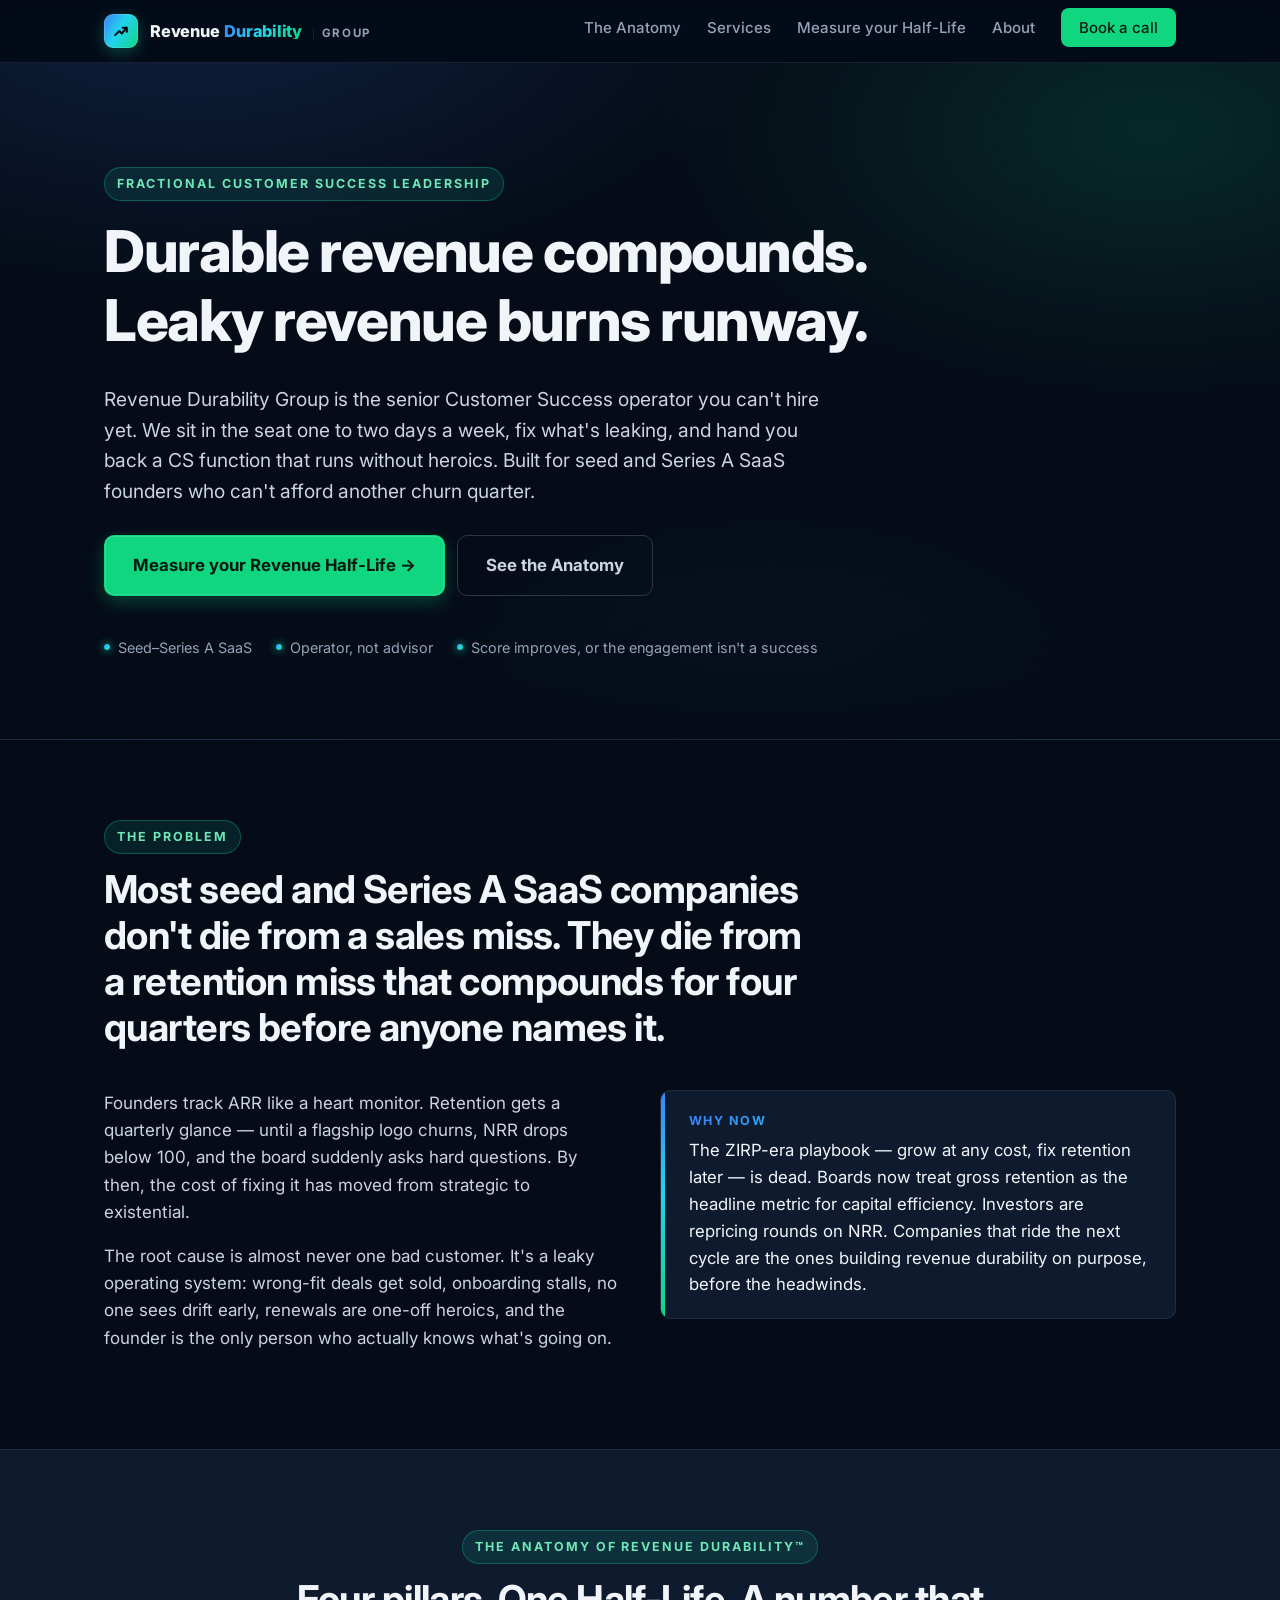
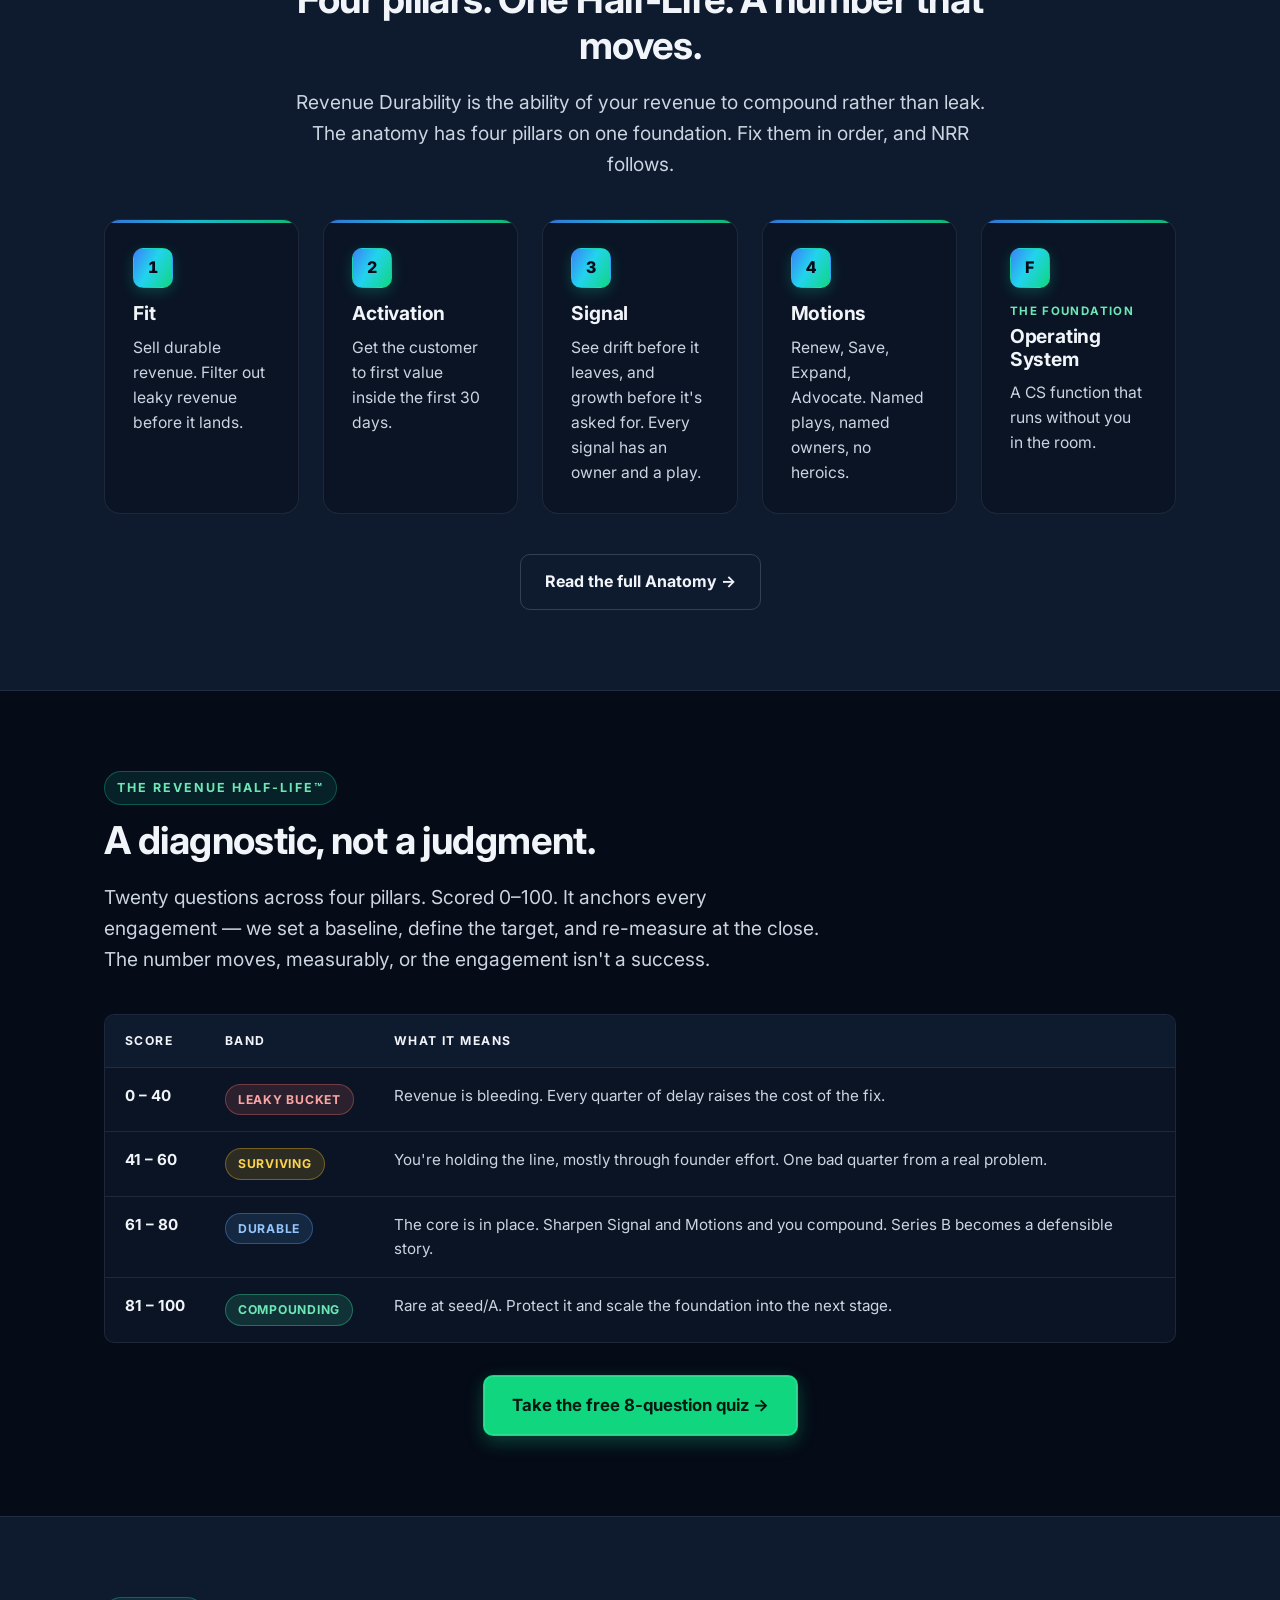
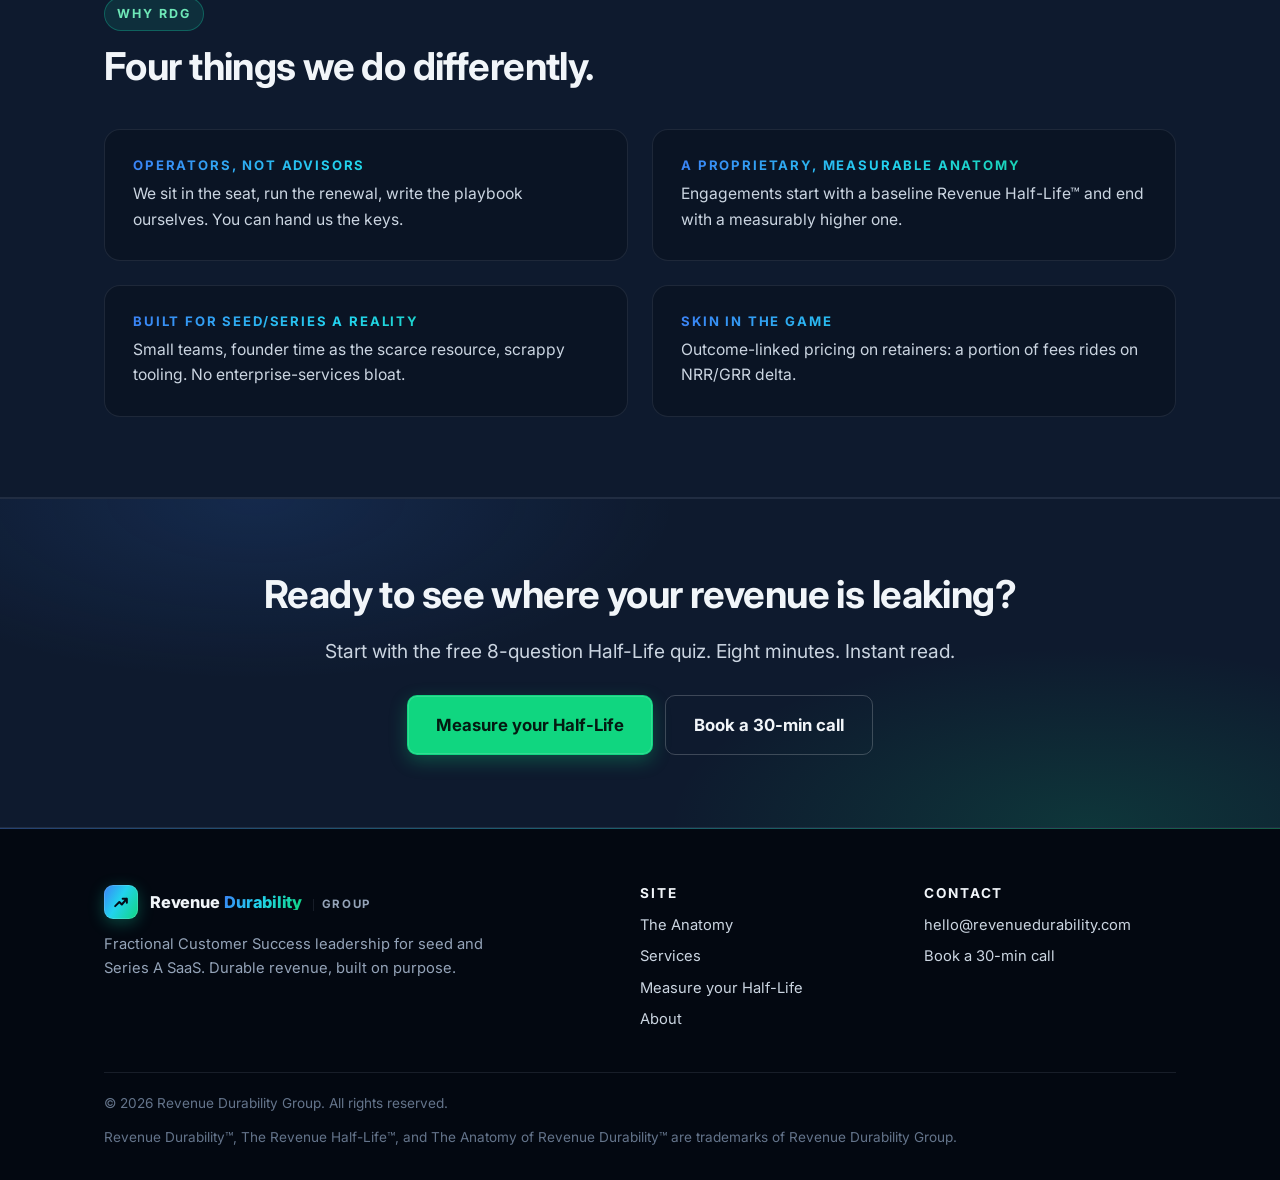
<file: index.html>
<!doctype html>
<html lang="en">
<head>
  <meta charset="utf-8">
  <meta name="viewport" content="width=device-width, initial-scale=1">
  <link rel="icon" type="image/svg+xml" href="assets/img/favicon.svg">
  <link rel="apple-touch-icon" href="assets/img/apple-touch-icon.svg">
  <meta name="theme-color" content="#050B17">
  <title>Revenue Durability Group — Fractional CS leadership for seed &amp; Series A SaaS</title>
  <meta name="description" content="We're the senior Customer Success operator you can't hire yet. Fractional CS leadership that turns leaky revenue into revenue that compounds. Built for seed and Series A SaaS.">
  <link rel="preconnect" href="https://fonts.googleapis.com">
  <link rel="preconnect" href="https://fonts.gstatic.com" crossorigin>
  <link href="https://fonts.googleapis.com/css2?family=Inter:wght@400;500;600;700;800&display=swap" rel="stylesheet">
  <link rel="stylesheet" href="assets/css/style.css">
</head>
<body>
  <header class="site-header">
    <nav class="nav" aria-label="Primary">
      <a class="brand" href="index.html" aria-label="Revenue Durability Group — Home">
        <span class="brand-mark" aria-hidden="true">
          <svg viewBox="0 0 24 24" fill="none" xmlns="http://www.w3.org/2000/svg">
            <path d="M5 17 L10 12 L13 15 L19 8 M14 8 L19 8 L19 13" stroke="currentColor" stroke-width="2.4" stroke-linecap="round" stroke-linejoin="round"/>
          </svg>
        </span>
        <span class="brand-text">
          <span class="brand-a">Revenue</span><span class="brand-b">Durability</span><span class="brand-c">Group</span>
        </span>
      </a>
      <button class="nav-toggle" aria-label="Menu">☰</button>
      <ul class="nav-links">
        <li><a href="framework.html">The Anatomy</a></li>
        <li><a href="services.html">Services</a></li>
        <li><a href="quiz.html">Measure your Half-Life</a></li>
        <li><a href="about.html">About</a></li>
        <li><a class="nav-cta" href="https://calendar.app.google/EX6W3xuQxsntAc3YA" target="_blank" rel="noopener">Book a call</a></li>
      </ul>
    </nav>
  </header>

  <main>
    <!-- HERO -->
    <section class="hero">
      <div class="wrap">
        <span class="eyebrow">Fractional Customer Success Leadership</span>
        <h1>Durable revenue compounds. Leaky revenue burns runway.</h1>
        <p class="lead">Revenue Durability Group is the senior Customer Success operator you can't hire yet. We sit in the seat one to two days a week, fix what's leaking, and hand you back a CS function that runs without heroics. Built for seed and Series A SaaS founders who can't afford another churn quarter.</p>
        <div class="hero-cta">
          <a href="quiz.html" class="btn btn-primary btn-lg">Measure your Revenue Half-Life →</a>
          <a href="framework.html" class="btn btn-ghost btn-lg">See the Anatomy</a>
        </div>
        <div class="hero-meta">
          <span>Seed–Series A SaaS</span>
          <span>Operator, not advisor</span>
          <span>Score improves, or the engagement isn't a success</span>
        </div>
      </div>
    </section>

    <!-- PROBLEM -->
    <section>
      <div class="wrap">
        <div class="section-head">
          <span class="eyebrow">The problem</span>
          <h2>Most seed and Series A SaaS companies don't die from a sales miss. They die from a retention miss that compounds for four quarters before anyone names it.</h2>
        </div>
        <div class="two-col">
          <div>
            <p>Founders track ARR like a heart monitor. Retention gets a quarterly glance — until a flagship logo churns, NRR drops below 100, and the board suddenly asks hard questions. By then, the cost of fixing it has moved from strategic to existential.</p>
            <p>The root cause is almost never one bad customer. It's a leaky operating system: wrong-fit deals get sold, onboarding stalls, no one sees drift early, renewals are one-off heroics, and the founder is the only person who actually knows what's going on.</p>
          </div>
          <div class="callout" style="margin: 0;">
            <span class="label">Why now</span>
            <p style="margin: 0;">The ZIRP-era playbook — grow at any cost, fix retention later — is dead. Boards now treat gross retention as the headline metric for capital efficiency. Investors are repricing rounds on NRR. Companies that ride the next cycle are the ones building revenue durability on purpose, before the headwinds.</p>
          </div>
        </div>
      </div>
    </section>

    <!-- ANATOMY TEASER -->
    <section class="section-alt">
      <div class="wrap">
        <div class="section-head center">
          <span class="eyebrow">The Anatomy of Revenue Durability™</span>
          <h2>Four pillars. One Half-Life. A number that moves.</h2>
          <p class="lead">Revenue Durability is the ability of your revenue to compound rather than leak. The anatomy has four pillars on one foundation. Fix them in order, and NRR follows.</p>
        </div>

        <div class="grid grid-5" style="margin-top: 32px;">
          <div class="card pillar-card">
            <div class="num">1</div>
            <h3>Fit</h3>
            <p>Sell durable revenue. Filter out leaky revenue before it lands.</p>
          </div>
          <div class="card pillar-card">
            <div class="num">2</div>
            <h3>Activation</h3>
            <p>Get the customer to first value inside the first 30 days.</p>
          </div>
          <div class="card pillar-card">
            <div class="num">3</div>
            <h3>Signal</h3>
            <p>See drift before it leaves, and growth before it's asked for. Every signal has an owner and a play.</p>
          </div>
          <div class="card pillar-card">
            <div class="num">4</div>
            <h3>Motions</h3>
            <p>Renew, Save, Expand, Advocate. Named plays, named owners, no heroics.</p>
          </div>
          <div class="card pillar-card foundation-card">
            <div class="num">F</div>
            <p class="foundation-label">The foundation</p>
            <h3>Operating System</h3>
            <p>A CS function that runs without you in the room.</p>
          </div>
        </div>

        <div class="center" style="margin-top: 40px;">
          <a href="framework.html" class="btn btn-secondary">Read the full Anatomy →</a>
        </div>
      </div>
    </section>

    <!-- SCORE -->
    <section>
      <div class="wrap">
        <div class="section-head">
          <span class="eyebrow">The Revenue Half-Life™</span>
          <h2>A diagnostic, not a judgment.</h2>
          <p class="lead">Twenty questions across four pillars. Scored 0–100. It anchors every engagement — we set a baseline, define the target, and re-measure at the close. The number moves, measurably, or the engagement isn't a success.</p>
        </div>
        <table class="band-table">
          <thead>
            <tr><th>Score</th><th>Band</th><th>What it means</th></tr>
          </thead>
          <tbody>
            <tr>
              <td><strong>0 – 40</strong></td>
              <td><span class="band-tag band-leaky">Leaky bucket</span></td>
              <td>Revenue is bleeding. Every quarter of delay raises the cost of the fix.</td>
            </tr>
            <tr>
              <td><strong>41 – 60</strong></td>
              <td><span class="band-tag band-surviving">Surviving</span></td>
              <td>You're holding the line, mostly through founder effort. One bad quarter from a real problem.</td>
            </tr>
            <tr>
              <td><strong>61 – 80</strong></td>
              <td><span class="band-tag band-durable">Durable</span></td>
              <td>The core is in place. Sharpen Signal and Motions and you compound. Series B becomes a defensible story.</td>
            </tr>
            <tr>
              <td><strong>81 – 100</strong></td>
              <td><span class="band-tag band-compounding">Compounding</span></td>
              <td>Rare at seed/A. Protect it and scale the foundation into the next stage.</td>
            </tr>
          </tbody>
        </table>
        <div class="center" style="margin-top: 32px;">
          <a href="quiz.html" class="btn btn-primary btn-lg">Take the free 8-question quiz →</a>
        </div>
      </div>
    </section>

    <!-- WHY US -->
    <section class="section-alt">
      <div class="wrap">
        <div class="section-head">
          <span class="eyebrow">Why RDG</span>
          <h2>Four things we do differently.</h2>
        </div>
        <div class="grid grid-2">
          <div class="card">
            <h4>Operators, not advisors</h4>
            <p>We sit in the seat, run the renewal, write the playbook ourselves. You can hand us the keys.</p>
          </div>
          <div class="card">
            <h4>A proprietary, measurable anatomy</h4>
            <p>Engagements start with a baseline Revenue Half-Life™ and end with a measurably higher one.</p>
          </div>
          <div class="card">
            <h4>Built for seed/Series A reality</h4>
            <p>Small teams, founder time as the scarce resource, scrappy tooling. No enterprise-services bloat.</p>
          </div>
          <div class="card">
            <h4>Skin in the game</h4>
            <p>Outcome-linked pricing on retainers: a portion of fees rides on NRR/GRR delta.</p>
          </div>
        </div>
      </div>
    </section>

    <!-- CTA -->
    <section class="cta-strip">
      <div class="wrap center">
        <h2>Ready to see where your revenue is leaking?</h2>
        <p class="lead" style="margin-bottom: 28px;">Start with the free 8-question Half-Life quiz. Eight minutes. Instant read.</p>
        <div class="hero-cta" style="justify-content: center;">
          <a href="quiz.html" class="btn btn-primary btn-lg">Measure your Half-Life</a>
          <a href="https://calendar.app.google/EX6W3xuQxsntAc3YA" target="_blank" rel="noopener" class="btn btn-ghost btn-lg">Book a 30-min call</a>
        </div>
      </div>
    </section>
  </main>

  <footer class="site-footer">
    <div class="wrap">
      <div class="footer-grid">
        <div>
          <div class="brand" style="margin-bottom: 14px;">
            <span class="brand-mark" aria-hidden="true">
              <svg viewBox="0 0 24 24" fill="none" xmlns="http://www.w3.org/2000/svg">
                <path d="M5 17 L10 12 L13 15 L19 8 M14 8 L19 8 L19 13" stroke="currentColor" stroke-width="2.4" stroke-linecap="round" stroke-linejoin="round"/>
              </svg>
            </span>
            <span class="brand-text">
              <span class="brand-a">Revenue</span><span class="brand-b">Durability</span><span class="brand-c">Group</span>
            </span>
          </div>
          <p style="max-width: 380px;">Fractional Customer Success leadership for seed and Series A SaaS. Durable revenue, built on purpose.</p>
        </div>
        <div>
          <h4>Site</h4>
          <ul class="footer-links">
            <li><a href="framework.html">The Anatomy</a></li>
            <li><a href="services.html">Services</a></li>
            <li><a href="quiz.html">Measure your Half-Life</a></li>
            <li><a href="about.html">About</a></li>
          </ul>
        </div>
        <div>
          <h4>Contact</h4>
          <ul class="footer-links">
            <li><a href="mailto:hello@revenuedurability.com">hello@revenuedurability.com</a></li>
            <li><a href="https://calendar.app.google/EX6W3xuQxsntAc3YA" target="_blank" rel="noopener">Book a 30-min call</a></li>
          </ul>
        </div>
      </div>
      <div class="footer-legal">
        <span>© <span id="year"></span> Revenue Durability Group. All rights reserved.</span>
        <span>Revenue Durability™, The Revenue Half-Life™, and The Anatomy of Revenue Durability™ are trademarks of Revenue Durability Group.</span>
      </div>
    </div>
  </footer>
  <script>document.getElementById('year').textContent = new Date().getFullYear();</script>
  <script src="assets/js/site.js"></script>
</body>
</html>
</file>
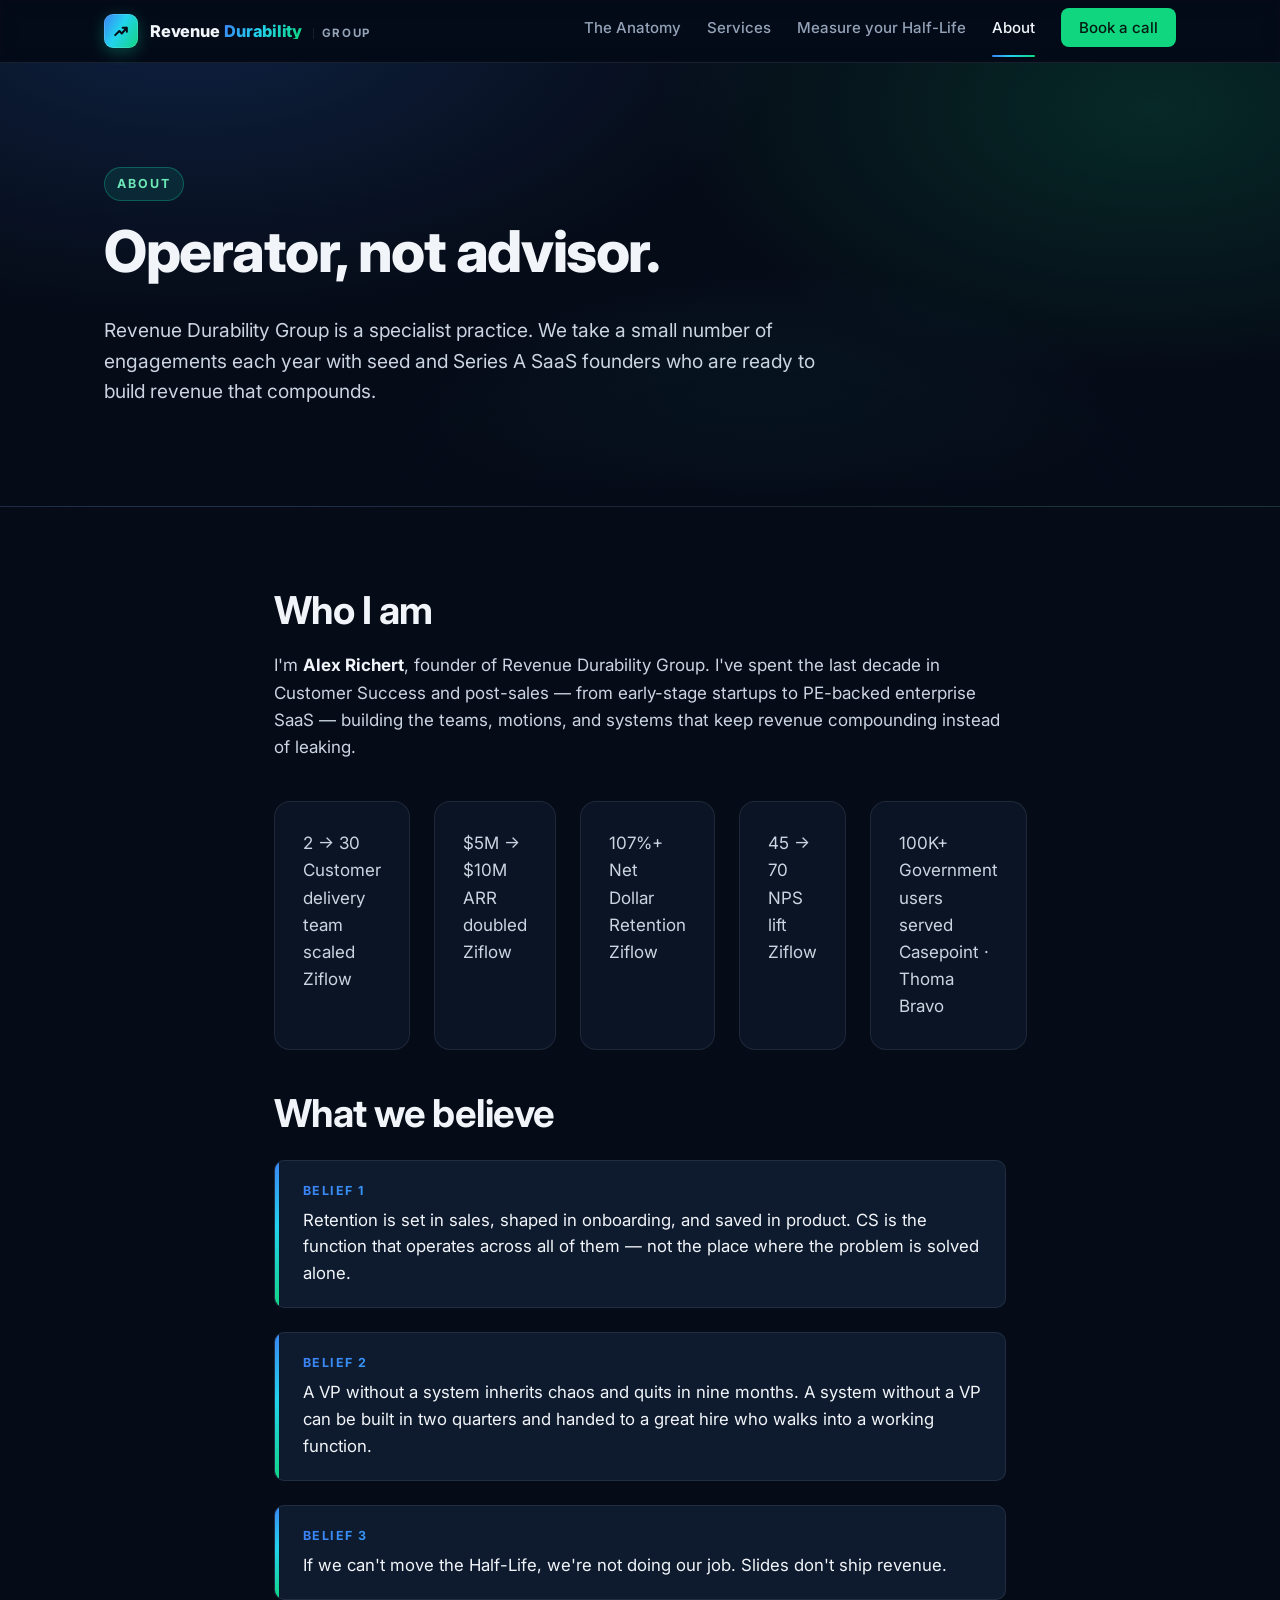
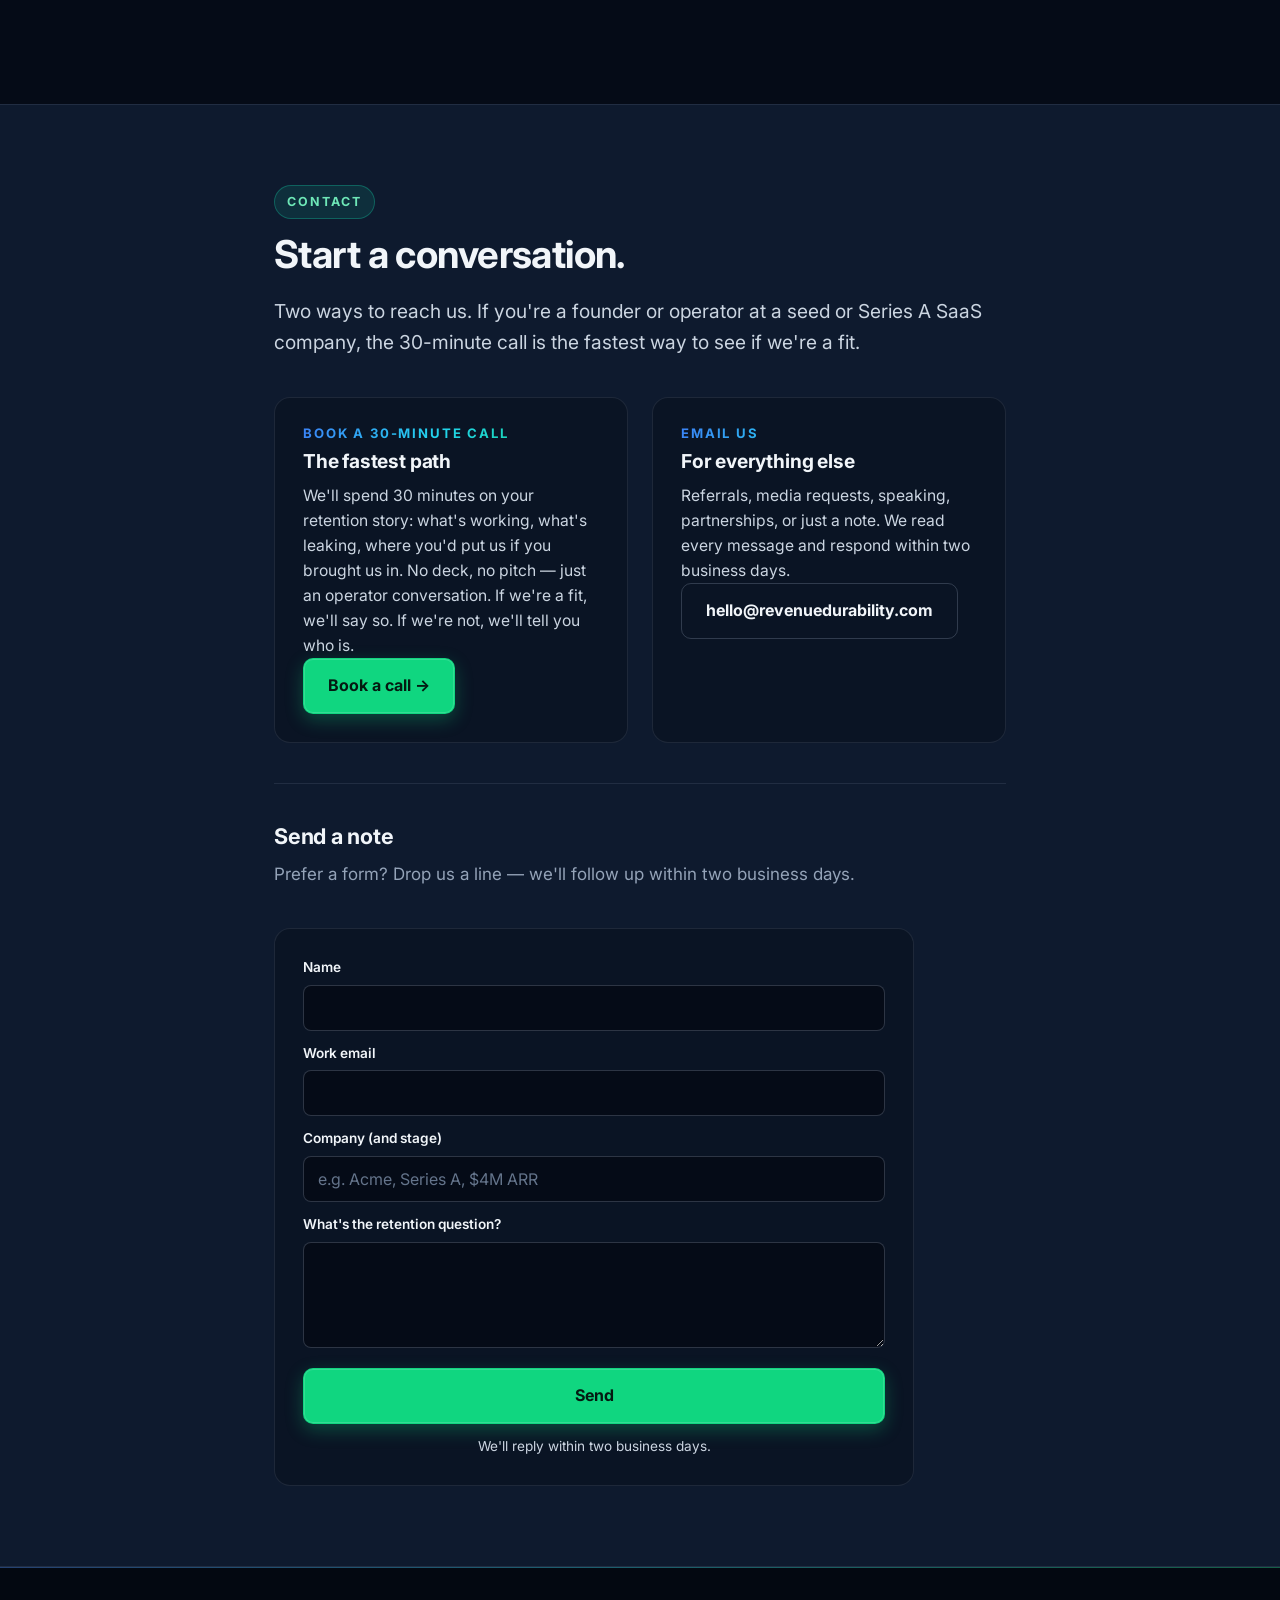
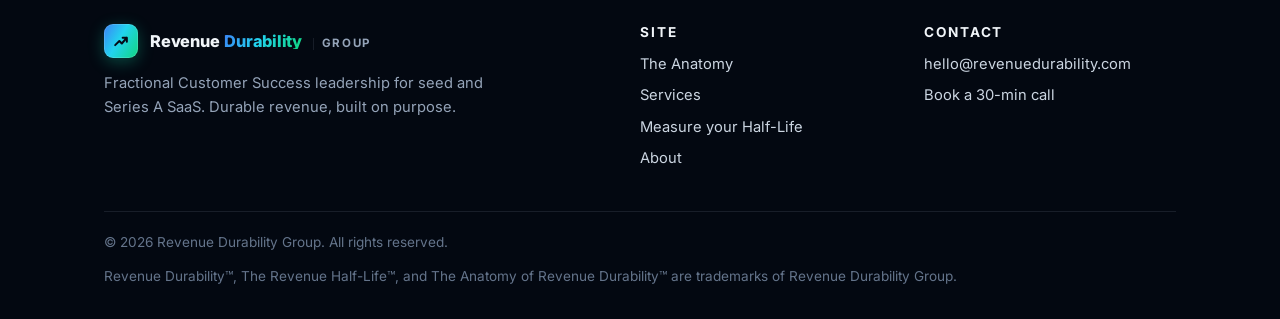
<file: about.html>
<!doctype html>
<html lang="en">
<head>
  <meta charset="utf-8">
  <meta name="viewport" content="width=device-width, initial-scale=1">
  <link rel="icon" type="image/svg+xml" href="assets/img/favicon.svg">
  <link rel="apple-touch-icon" href="assets/img/apple-touch-icon.svg">
  <meta name="theme-color" content="#050B17">
  <title>About &amp; Contact — Revenue Durability Group</title>
  <meta name="description" content="Revenue Durability Group is led by Alex Richert. Fractional Customer Success leadership for seed and Series A SaaS.">
  <link rel="preconnect" href="https://fonts.googleapis.com">
  <link rel="preconnect" href="https://fonts.gstatic.com" crossorigin>
  <link href="https://fonts.googleapis.com/css2?family=Inter:wght@400;500;600;700;800&display=swap" rel="stylesheet">
  <link rel="stylesheet" href="assets/css/style.css">
</head>
<body>
  <header class="site-header">
    <nav class="nav" aria-label="Primary">
      <a class="brand" href="index.html" aria-label="Revenue Durability Group — Home">
        <span class="brand-mark" aria-hidden="true">
          <svg viewBox="0 0 24 24" fill="none" xmlns="http://www.w3.org/2000/svg">
            <path d="M5 17 L10 12 L13 15 L19 8 M14 8 L19 8 L19 13" stroke="currentColor" stroke-width="2.4" stroke-linecap="round" stroke-linejoin="round"/>
          </svg>
        </span>
        <span class="brand-text">
          <span class="brand-a">Revenue</span><span class="brand-b">Durability</span><span class="brand-c">Group</span>
        </span>
      </a>
      <button class="nav-toggle" aria-label="Menu">☰</button>
      <ul class="nav-links">
        <li><a href="framework.html">The Anatomy</a></li>
        <li><a href="services.html">Services</a></li>
        <li><a href="quiz.html">Measure your Half-Life</a></li>
        <li><a href="about.html">About</a></li>
        <li><a class="nav-cta" href="https://calendar.app.google/EX6W3xuQxsntAc3YA" target="_blank" rel="noopener">Book a call</a></li>
      </ul>
    </nav>
  </header>

  <main>
    <section class="hero">
      <div class="wrap">
        <span class="eyebrow">About</span>
        <h1>Operator, not advisor.</h1>
        <p class="lead">Revenue Durability Group is a specialist practice. We take a small number of engagements each year with seed and Series A SaaS founders who are ready to build revenue that compounds.</p>
      </div>
    </section>

    <section>
      <div class="wrap-narrow">
        <h2>Who I am</h2>
        <p>I'm <strong>Alex Richert</strong>, founder of Revenue Durability Group. I've spent the last decade in Customer Success and post-sales — from early-stage startups to PE-backed enterprise SaaS — building the teams, motions, and systems that keep revenue compounding instead of leaking.</p>

        <div class="grid grid-5 metric-grid mt-3">
          <div class="card metric-card">
            <div class="metric-num">2 → 30</div>
            <div class="metric-label">Customer delivery team scaled</div>
            <div class="metric-source">Ziflow</div>
          </div>
          <div class="card metric-card">
            <div class="metric-num">$5M → $10M</div>
            <div class="metric-label">ARR doubled</div>
            <div class="metric-source">Ziflow</div>
          </div>
          <div class="card metric-card">
            <div class="metric-num">107%+</div>
            <div class="metric-label">Net Dollar Retention</div>
            <div class="metric-source">Ziflow</div>
          </div>
          <div class="card metric-card">
            <div class="metric-num">45 → 70</div>
            <div class="metric-label">NPS lift</div>
            <div class="metric-source">Ziflow</div>
          </div>
          <div class="card metric-card">
            <div class="metric-num">100K+</div>
            <div class="metric-label">Government users served</div>
            <div class="metric-source">Casepoint · Thoma Bravo</div>
          </div>
        </div>

        <h2 class="mt-3">What we believe</h2>
        <div class="callout">
          <span class="label">Belief 1</span>
          Retention is set in sales, shaped in onboarding, and saved in product. CS is the function that operates across all of them — not the place where the problem is solved alone.
        </div>
        <div class="callout">
          <span class="label">Belief 2</span>
          A VP without a system inherits chaos and quits in nine months. A system without a VP can be built in two quarters and handed to a great hire who walks into a working function.
        </div>
        <div class="callout">
          <span class="label">Belief 3</span>
          If we can't move the Half-Life, we're not doing our job. Slides don't ship revenue.
        </div>
      </div>
    </section>

    <!-- CONTACT -->
    <section id="contact" class="section-alt">
      <div class="wrap-narrow">
        <div class="section-head">
          <span class="eyebrow">Contact</span>
          <h2>Start a conversation.</h2>
          <p class="lead">Two ways to reach us. If you're a founder or operator at a seed or Series A SaaS company, the 30-minute call is the fastest way to see if we're a fit.</p>
        </div>

        <div class="grid grid-2">
          <div class="card">
            <h4>Book a 30-minute call</h4>
            <h3>The fastest path</h3>
            <p>We'll spend 30 minutes on your retention story: what's working, what's leaking, where you'd put us if you brought us in. No deck, no pitch — just an operator conversation. If we're a fit, we'll say so. If we're not, we'll tell you who is.</p>
            <p>
              <a href="https://calendar.app.google/EX6W3xuQxsntAc3YA" class="btn btn-primary" target="_blank" rel="noopener">
                Book a call →
              </a>
            </p>
          </div>
          <div class="card">
            <h4>Email us</h4>
            <h3>For everything else</h3>
            <p>Referrals, media requests, speaking, partnerships, or just a note. We read every message and respond within two business days.</p>
            <p>
              <a href="mailto:hello@revenuedurability.com" class="btn btn-secondary">
                hello@revenuedurability.com
              </a>
            </p>
          </div>
        </div>

        <hr class="rule">

        <div class="section-head">
          <h3>Send a note</h3>
          <p class="text-slate">Prefer a form? Drop us a line — we'll follow up within two business days.</p>
        </div>
        <!-- CONTACT_FORM: replace action with your Formspree / Getform / Netlify Forms endpoint.
             For Netlify Forms, add data-netlify="true" and remove the action attribute.
             For Formspree: action="https://formspree.io/f/YOUR-ID" method="POST" -->
        <form class="card" style="max-width: 640px;"
              action="https://formspree.io/f/YOUR-FORM-ID" method="POST">
          <div class="form-field">
            <label for="name">Name</label>
            <input id="name" name="name" type="text" required>
          </div>
          <div class="form-field">
            <label for="email">Work email</label>
            <input id="email" name="email" type="email" required>
          </div>
          <div class="form-field">
            <label for="company">Company (and stage)</label>
            <input id="company" name="company" type="text" placeholder="e.g. Acme, Series A, $4M ARR">
          </div>
          <div class="form-field">
            <label for="message">What's the retention question?</label>
            <textarea id="message" name="message" rows="4" required
                      style="width:100%; padding:12px 14px; border:1px solid var(--line-strong); border-radius:8px; font-family:inherit; font-size:1rem; background: var(--bg); color: var(--ink);"></textarea>
          </div>
          <button type="submit" class="btn btn-primary" style="width: 100%;">Send</button>
          <p class="text-slate" style="font-size: 0.85rem; margin-top: 12px; text-align: center;">
            We'll reply within two business days.
          </p>
        </form>
      </div>
    </section>
  </main>

  <footer class="site-footer">
    <div class="wrap">
      <div class="footer-grid">
        <div>
          <div class="brand" style="margin-bottom: 14px;">
            <span class="brand-mark" aria-hidden="true">
              <svg viewBox="0 0 24 24" fill="none" xmlns="http://www.w3.org/2000/svg">
                <path d="M5 17 L10 12 L13 15 L19 8 M14 8 L19 8 L19 13" stroke="currentColor" stroke-width="2.4" stroke-linecap="round" stroke-linejoin="round"/>
              </svg>
            </span>
            <span class="brand-text">
              <span class="brand-a">Revenue</span><span class="brand-b">Durability</span><span class="brand-c">Group</span>
            </span>
          </div>
          <p style="max-width: 380px;">Fractional Customer Success leadership for seed and Series A SaaS. Durable revenue, built on purpose.</p>
        </div>
        <div>
          <h4>Site</h4>
          <ul class="footer-links">
            <li><a href="framework.html">The Anatomy</a></li>
            <li><a href="services.html">Services</a></li>
            <li><a href="quiz.html">Measure your Half-Life</a></li>
            <li><a href="about.html">About</a></li>
          </ul>
        </div>
        <div>
          <h4>Contact</h4>
          <ul class="footer-links">
            <li><a href="mailto:hello@revenuedurability.com">hello@revenuedurability.com</a></li>
            <li><a href="https://calendar.app.google/EX6W3xuQxsntAc3YA" target="_blank" rel="noopener">Book a 30-min call</a></li>
          </ul>
        </div>
      </div>
      <div class="footer-legal">
        <span>© <span id="year"></span> Revenue Durability Group. All rights reserved.</span>
        <span>Revenue Durability™, The Revenue Half-Life™, and The Anatomy of Revenue Durability™ are trademarks of Revenue Durability Group.</span>
      </div>
    </div>
  </footer>
  <script>document.getElementById('year').textContent = new Date().getFullYear();</script>
  <script src="assets/js/site.js"></script>
</body>
</html>
</file>
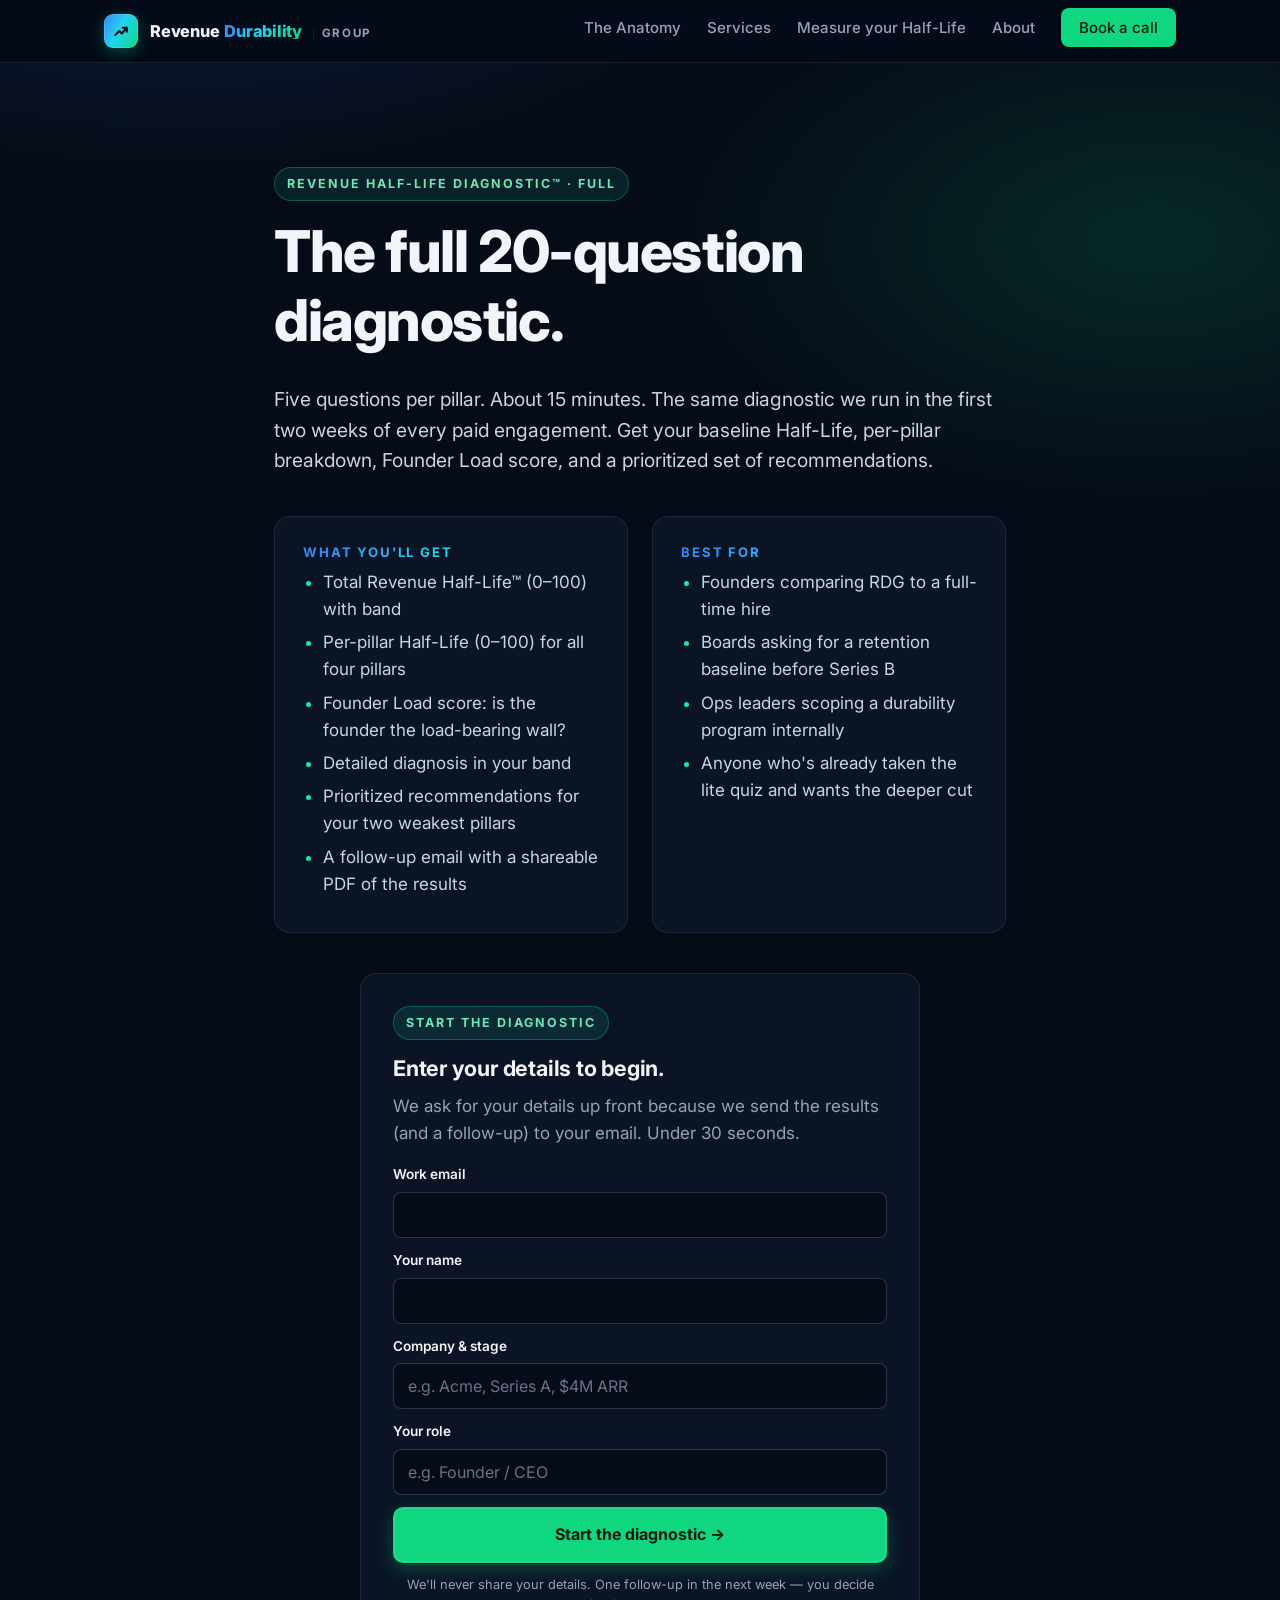
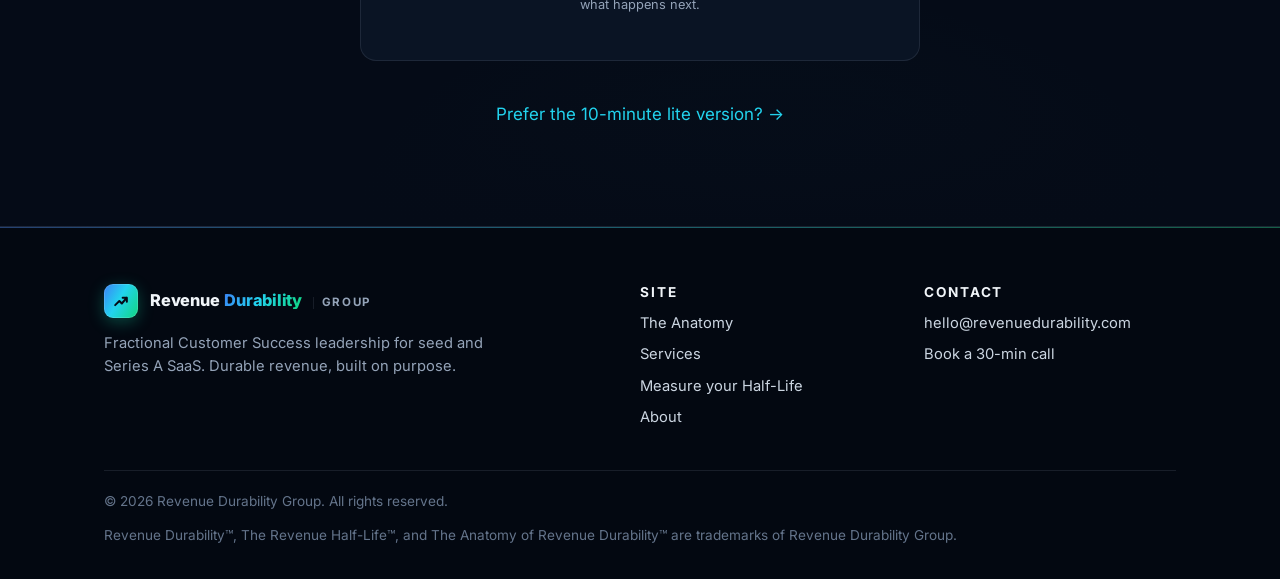
<file: diagnostic.html>
<!doctype html>
<html lang="en">
<head>
  <meta charset="utf-8">
  <meta name="viewport" content="width=device-width, initial-scale=1">
  <link rel="icon" type="image/svg+xml" href="assets/img/favicon.svg">
  <link rel="apple-touch-icon" href="assets/img/apple-touch-icon.svg">
  <meta name="theme-color" content="#050B17">
  <title>Full Revenue Half-Life Diagnostic — 20 Questions — RDG</title>
  <meta name="description" content="The full 20-question Revenue Half-Life Diagnostic™. Five questions per pillar, plus a Founder Load score. Delivered with a detailed report and recommendations.">
  <link rel="preconnect" href="https://fonts.googleapis.com">
  <link rel="preconnect" href="https://fonts.gstatic.com" crossorigin>
  <link href="https://fonts.googleapis.com/css2?family=Inter:wght@400;500;600;700;800&display=swap" rel="stylesheet">
  <link rel="stylesheet" href="assets/css/style.css">
</head>
<body>
  <header class="site-header">
    <nav class="nav" aria-label="Primary">
      <a class="brand" href="index.html" aria-label="Revenue Durability Group — Home">
        <span class="brand-mark" aria-hidden="true">
          <svg viewBox="0 0 24 24" fill="none" xmlns="http://www.w3.org/2000/svg">
            <path d="M5 17 L10 12 L13 15 L19 8 M14 8 L19 8 L19 13" stroke="currentColor" stroke-width="2.4" stroke-linecap="round" stroke-linejoin="round"/>
          </svg>
        </span>
        <span class="brand-text">
          <span class="brand-a">Revenue</span><span class="brand-b">Durability</span><span class="brand-c">Group</span>
        </span>
      </a>
      <button class="nav-toggle" aria-label="Menu">☰</button>
      <ul class="nav-links">
        <li><a href="framework.html">The Anatomy</a></li>
        <li><a href="services.html">Services</a></li>
        <li><a href="quiz.html">Measure your Half-Life</a></li>
        <li><a href="about.html">About</a></li>
        <li><a class="nav-cta" href="https://calendar.app.google/EX6W3xuQxsntAc3YA" target="_blank" rel="noopener">Book a call</a></li>
      </ul>
    </nav>
  </header>

  <main>
    <!-- EMAIL GATE (shows before quiz starts) -->
    <section id="quiz-intro" class="hero">
      <div class="wrap-narrow">
        <span class="eyebrow">Revenue Half-Life Diagnostic™ · Full</span>
        <h1>The full 20-question diagnostic.</h1>
        <p class="lead">Five questions per pillar. About 15 minutes. The same diagnostic we run in the first two weeks of every paid engagement. Get your baseline Half-Life, per-pillar breakdown, Founder Load score, and a prioritized set of recommendations.</p>

        <div class="grid grid-2 mt-3">
          <div class="card">
            <h4>What you'll get</h4>
            <ul style="padding-left: 20px; color: var(--ink-2); margin: 0;">
              <li>Total Revenue Half-Life™ (0–100) with band</li>
              <li>Per-pillar Half-Life (0–100) for all four pillars</li>
              <li>Founder Load score: is the founder the load-bearing wall?</li>
              <li>Detailed diagnosis in your band</li>
              <li>Prioritized recommendations for your two weakest pillars</li>
              <li>A follow-up email with a shareable PDF of the results</li>
            </ul>
          </div>
          <div class="card">
            <h4>Best for</h4>
            <ul style="padding-left: 20px; color: var(--ink-2); margin: 0;">
              <li>Founders comparing RDG to a full-time hire</li>
              <li>Boards asking for a retention baseline before Series B</li>
              <li>Ops leaders scoping a durability program internally</li>
              <li>Anyone who's already taken the lite quiz and wants the deeper cut</li>
            </ul>
          </div>
        </div>

        <div class="report-section mt-3" style="max-width: 560px; margin-left: auto; margin-right: auto;">
          <span class="eyebrow">Start the diagnostic</span>
          <h3>Enter your details to begin.</h3>
          <p class="text-slate">We ask for your details up front because we send the results (and a follow-up) to your email. Under 30 seconds.</p>
          <!-- ENTRY_FORM: Wire to your form provider. Removing YOUR- from the action tells quiz.js to actually submit. -->
          <form id="entry-form" action="https://formspree.io/f/YOUR-FORM-ID" method="POST">
            <input type="hidden" name="_subject" value="RDG Full Diagnostic — Started">
            <input type="hidden" name="source" value="diagnostic-full">
            <div class="form-field">
              <label for="entry-email">Work email</label>
              <input id="entry-email" name="email" type="email" required autocomplete="email">
            </div>
            <div class="form-field">
              <label for="entry-name">Your name</label>
              <input id="entry-name" name="name" type="text" required autocomplete="name">
            </div>
            <div class="form-field">
              <label for="entry-company">Company &amp; stage</label>
              <input id="entry-company" name="company" type="text" required placeholder="e.g. Acme, Series A, $4M ARR">
            </div>
            <div class="form-field">
              <label for="entry-role">Your role</label>
              <input id="entry-role" name="role" type="text" placeholder="e.g. Founder / CEO">
            </div>
            <button id="quiz-start" type="submit" class="btn btn-primary" style="width: 100%;">Start the diagnostic →</button>
            <p class="text-slate mt-1" style="font-size: 0.8rem; text-align: center;">
              We'll never share your details. One follow-up in the next week — you decide what happens next.
            </p>
          </form>
        </div>

        <p class="center mt-3">
          <a href="quiz.html">Prefer the 10-minute lite version? →</a>
        </p>
      </div>
    </section>

    <!-- QUIZ STAGE -->
    <section id="quiz-stage" class="hidden">
      <div class="quiz-shell">
        <div class="quiz-progress"><div class="quiz-progress-fill" id="quiz-progress-fill"></div></div>
        <div class="quiz-step-meta" id="quiz-step-meta"></div>
        <div class="quiz-card" id="quiz-card"></div>
        <div class="quiz-nav">
          <button id="quiz-prev" class="btn btn-ghost">← Back</button>
          <button id="quiz-next" class="btn btn-primary">Next →</button>
        </div>
      </div>
    </section>

    <!-- RESULT -->
    <section id="quiz-result" class="hidden" style="padding-top: 0;">
      <div class="result-hero">
        <div class="wrap-narrow">
          <span class="eyebrow" style="color: var(--brand-mint);">Your Revenue Half-Life™</span>
          <div class="score-display">
            <span class="num" id="score-total">–</span>
            <span class="of">/ 100</span>
          </div>
          <span id="score-band" class="result-band-large">–</span>
          <p class="lead mt-2" id="score-band-summary" style="max-width: 640px;"></p>

          <div class="pillar-scores" id="pillar-scores"></div>

          <p style="color: rgba(255,255,255,0.85); margin-top: 24px;">
            Your two biggest opportunities are in <strong style="color: var(--brand-mint);"><span id="priority-focus">–</span></strong>.
          </p>
        </div>
      </div>

      <div class="wrap-narrow" style="margin-top: 40px;">
        <div class="report-section">
          <div id="report-body">
            <!-- populated by quiz.js -->
          </div>
        </div>

        <div class="cta-strip" style="border-radius: var(--radius-lg); margin: 40px 0;">
          <div class="wrap center">
            <h3 style="color: var(--ink);">Ready to walk through your Half-Life with an operator?</h3>
            <p class="lead" style="color: rgba(255,255,255,0.85); margin-bottom: 20px;">30 minutes on your retention story. No pitch. If we're not a fit, we'll say so — and tell you who is.</p>
            <div class="hero-cta" style="justify-content: center;">
              <a href="https://calendar.app.google/EX6W3xuQxsntAc3YA" target="_blank" rel="noopener" class="btn btn-primary btn-lg">Book a 30-min call</a>
              <a href="services.html" class="btn btn-ghost btn-lg">See engagement options</a>
            </div>
          </div>
        </div>
      </div>
    </section>
  </main>

  <footer class="site-footer">
    <div class="wrap">
      <div class="footer-grid">
        <div>
          <div class="brand" style="margin-bottom: 14px;">
            <span class="brand-mark" aria-hidden="true">
              <svg viewBox="0 0 24 24" fill="none" xmlns="http://www.w3.org/2000/svg">
                <path d="M5 17 L10 12 L13 15 L19 8 M14 8 L19 8 L19 13" stroke="currentColor" stroke-width="2.4" stroke-linecap="round" stroke-linejoin="round"/>
              </svg>
            </span>
            <span class="brand-text">
              <span class="brand-a">Revenue</span><span class="brand-b">Durability</span><span class="brand-c">Group</span>
            </span>
          </div>
          <p style="max-width: 380px;">Fractional Customer Success leadership for seed and Series A SaaS. Durable revenue, built on purpose.</p>
        </div>
        <div>
          <h4>Site</h4>
          <ul class="footer-links">
            <li><a href="framework.html">The Anatomy</a></li>
            <li><a href="services.html">Services</a></li>
            <li><a href="quiz.html">Measure your Half-Life</a></li>
            <li><a href="about.html">About</a></li>
          </ul>
        </div>
        <div>
          <h4>Contact</h4>
          <ul class="footer-links">
            <li><a href="mailto:hello@revenuedurability.com">hello@revenuedurability.com</a></li>
            <li><a href="https://calendar.app.google/EX6W3xuQxsntAc3YA" target="_blank" rel="noopener">Book a 30-min call</a></li>
          </ul>
        </div>
      </div>
      <div class="footer-legal">
        <span>© <span id="year"></span> Revenue Durability Group. All rights reserved.</span>
        <span>Revenue Durability™, The Revenue Half-Life™, and The Anatomy of Revenue Durability™ are trademarks of Revenue Durability Group.</span>
      </div>
    </div>
  </footer>

  <script>document.getElementById('year').textContent = new Date().getFullYear();</script>
  <script>window.RDG_MODE = 'full';</script>
  <script src="assets/js/quiz-data.js"></script>
  <script src="assets/js/quiz.js"></script>
  <script src="assets/js/site.js"></script>
  <script>
    // Diagnostic page: the submit button #quiz-start is inside the entry form.
    // When clicked, quiz.js's own click listener on #quiz-start fires FIRST
    // (hides intro, shows stage, renders question 1). This 'submit' handler
    // then fires: prevent navigation, and ping the form provider in the
    // background if one is configured.
    (function () {
      var entryForm = document.getElementById('entry-form');
      if (!entryForm) return;
      entryForm.addEventListener('submit', function (e) {
        e.preventDefault();
        var action = entryForm.getAttribute('action') || '';
        if (action && action.indexOf('YOUR-') === -1 && action !== '#') {
          var fd = new FormData(entryForm);
          fetch(action, { method: 'POST', body: fd, headers: { Accept: 'application/json' } })
            .catch(function () { /* silent — quiz still starts */ });
        }
        // quiz.js's #quiz-start click handler already swapped intro→stage.
      });
    })();
  </script>
</body>
</html>
</file>
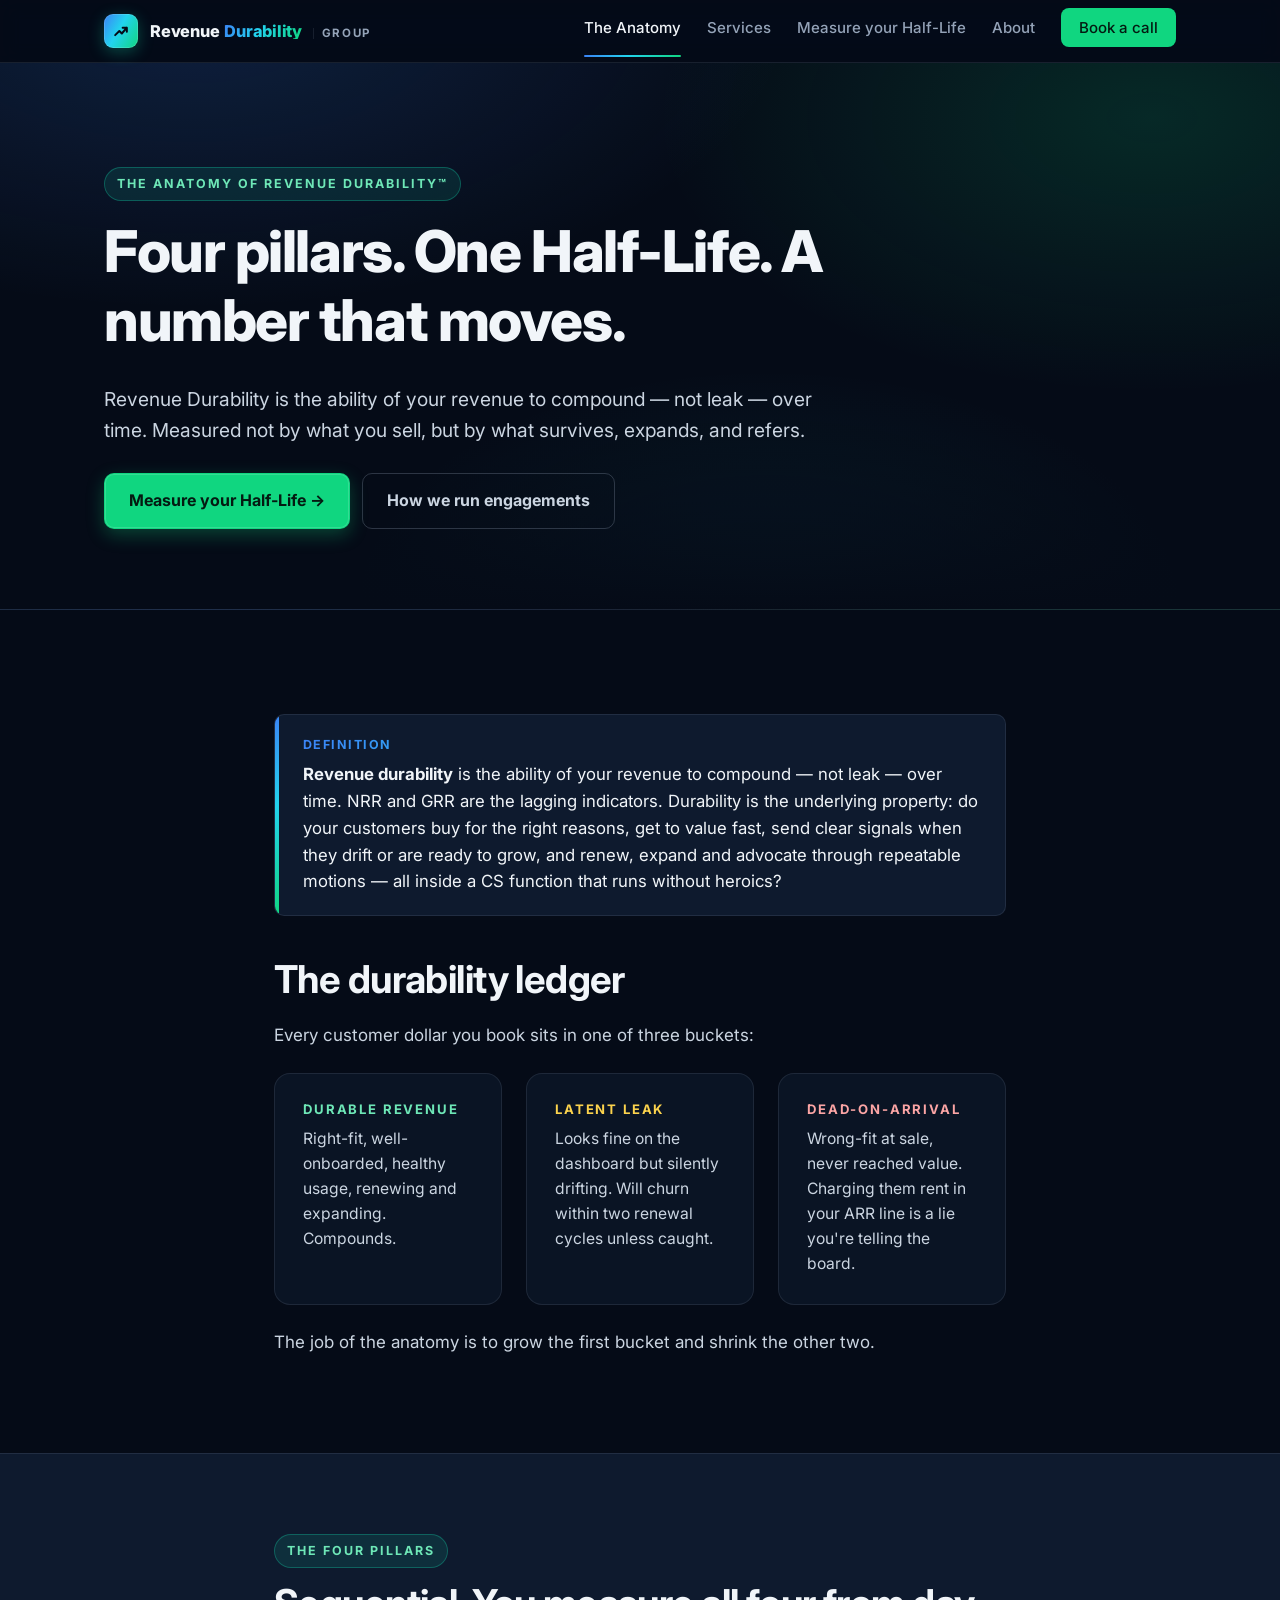
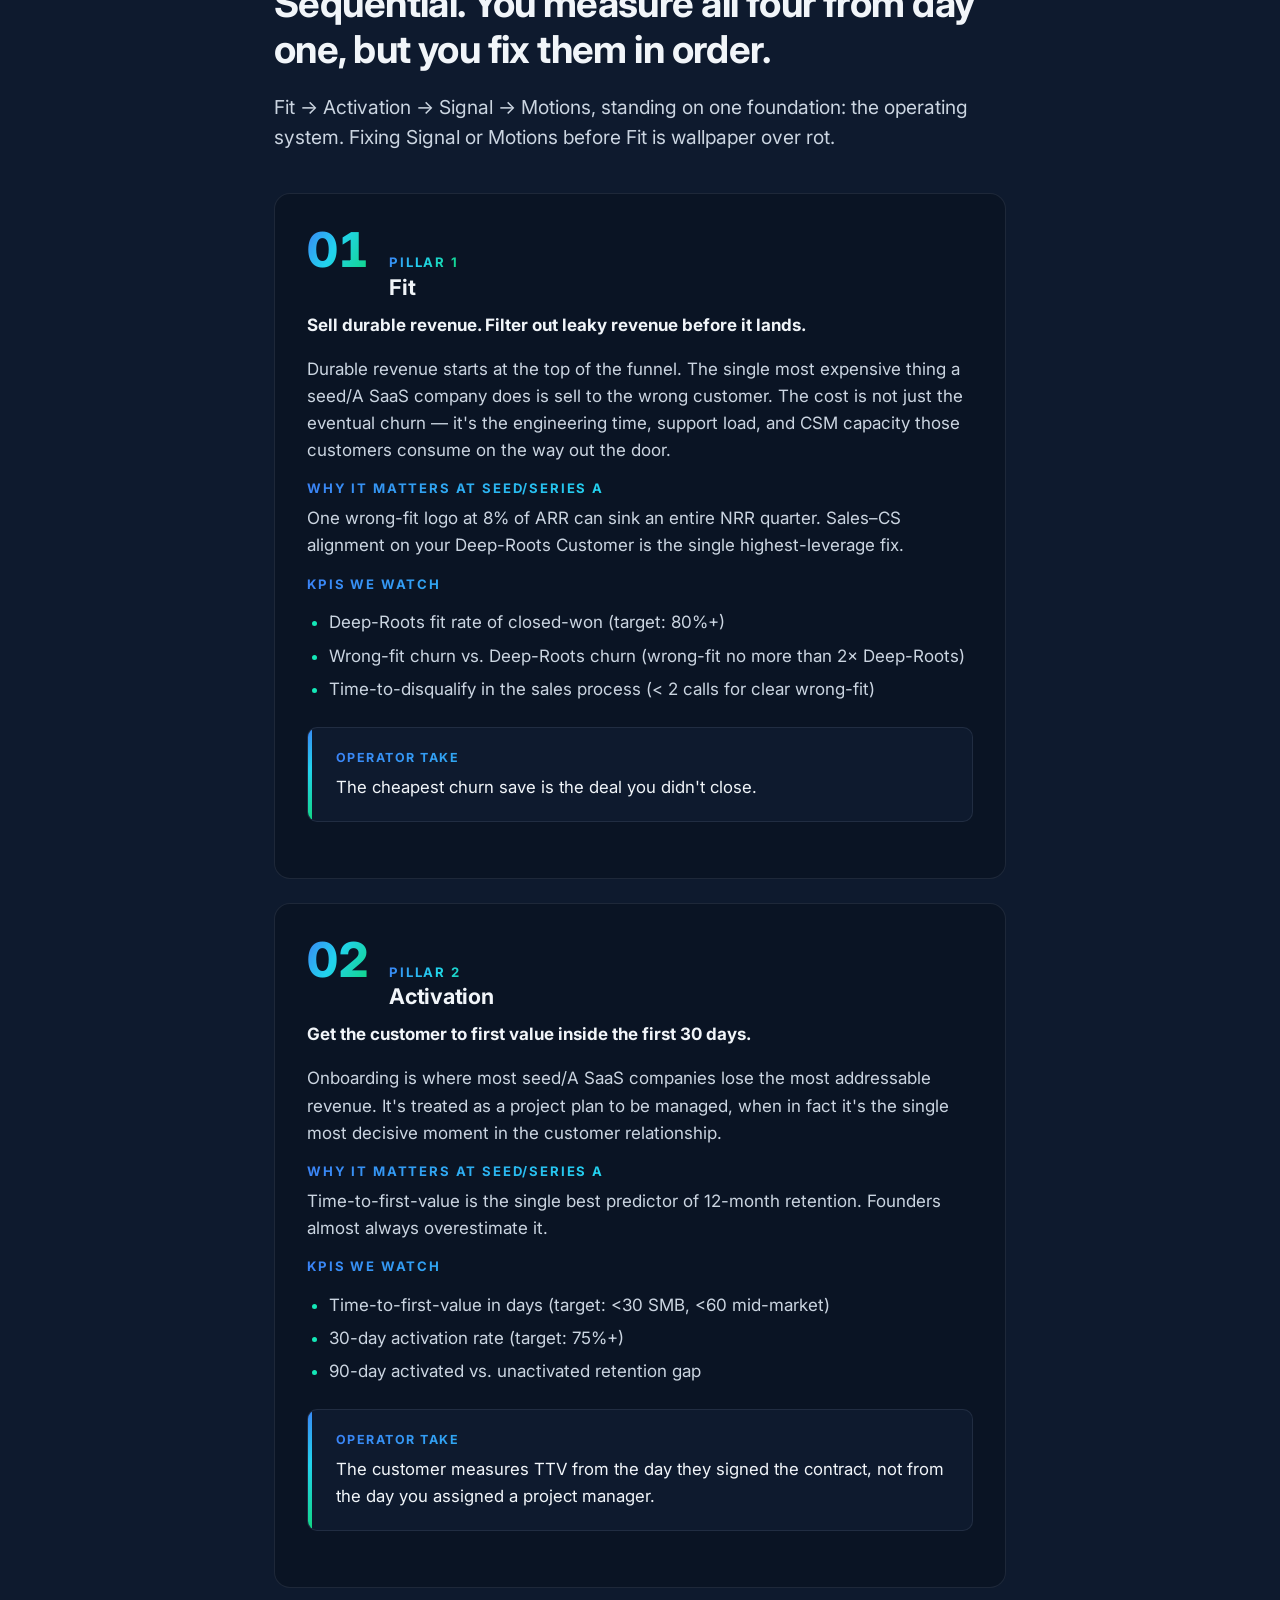
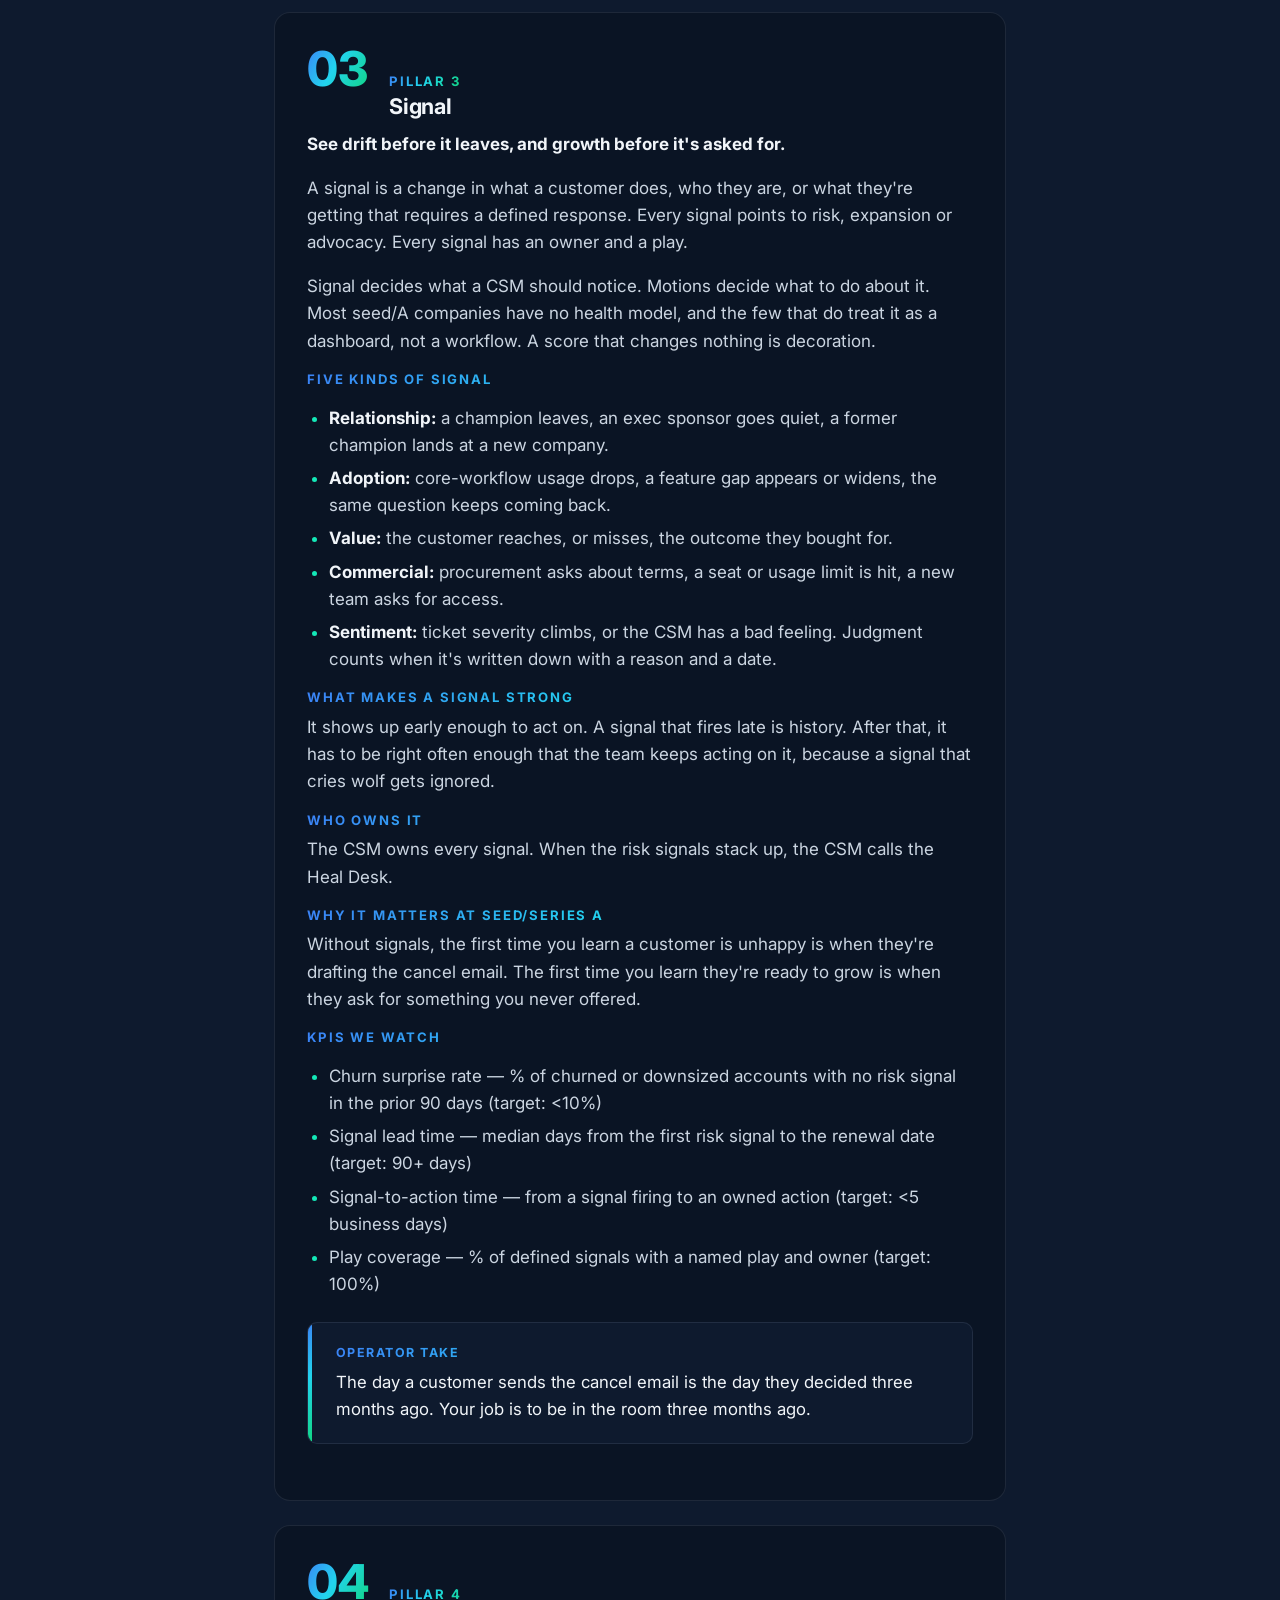
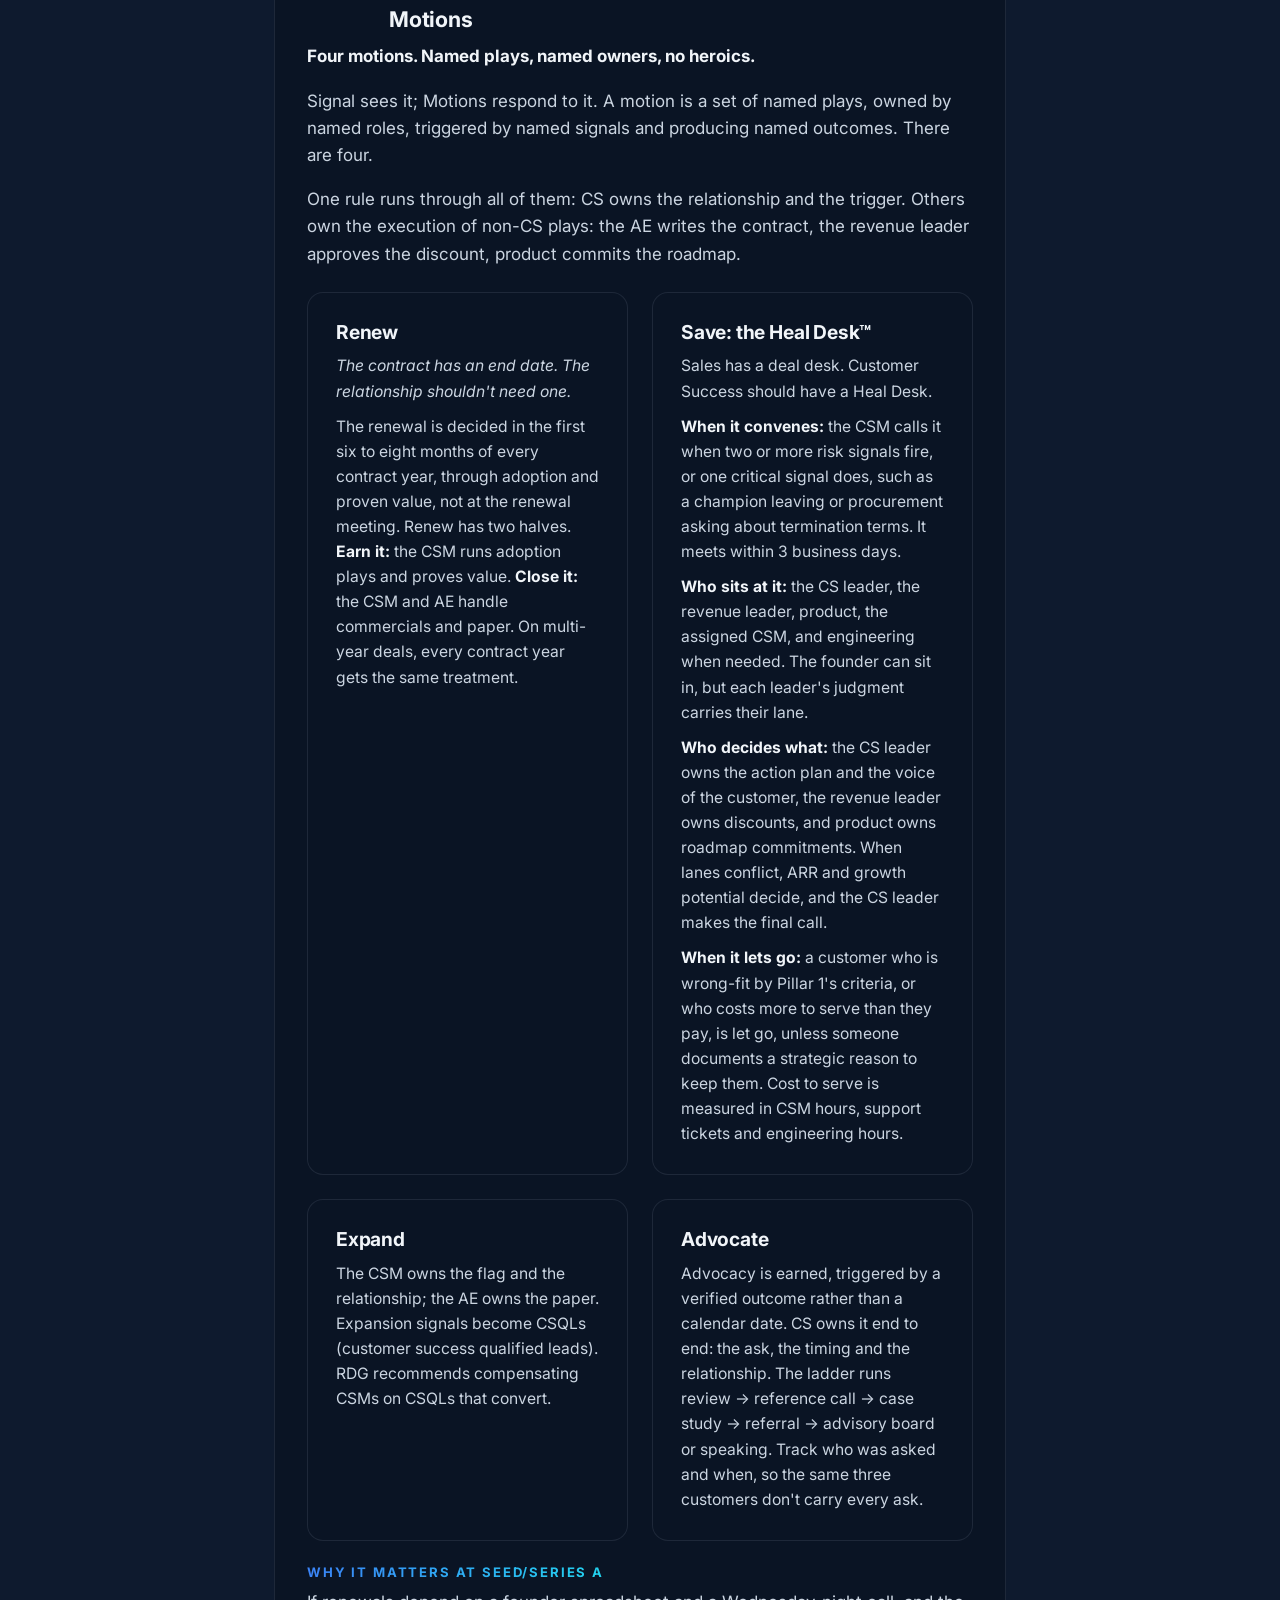
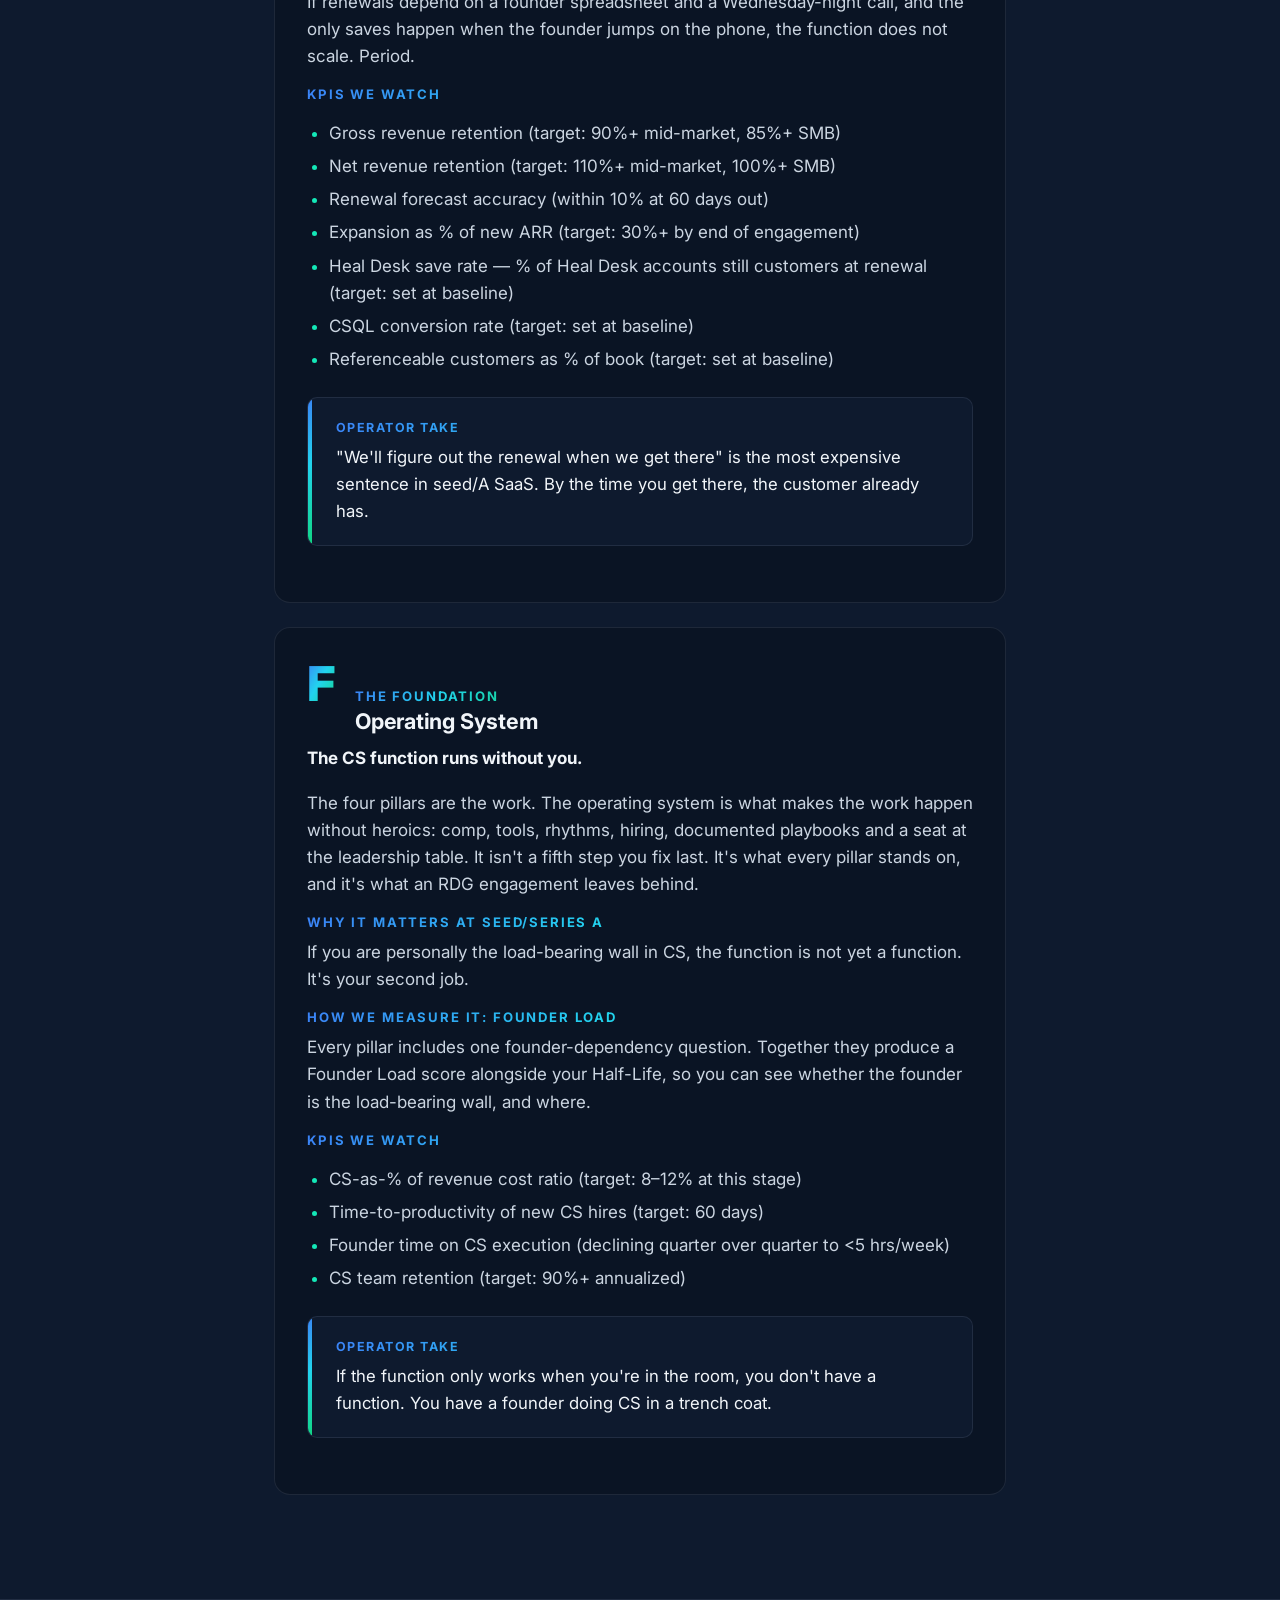
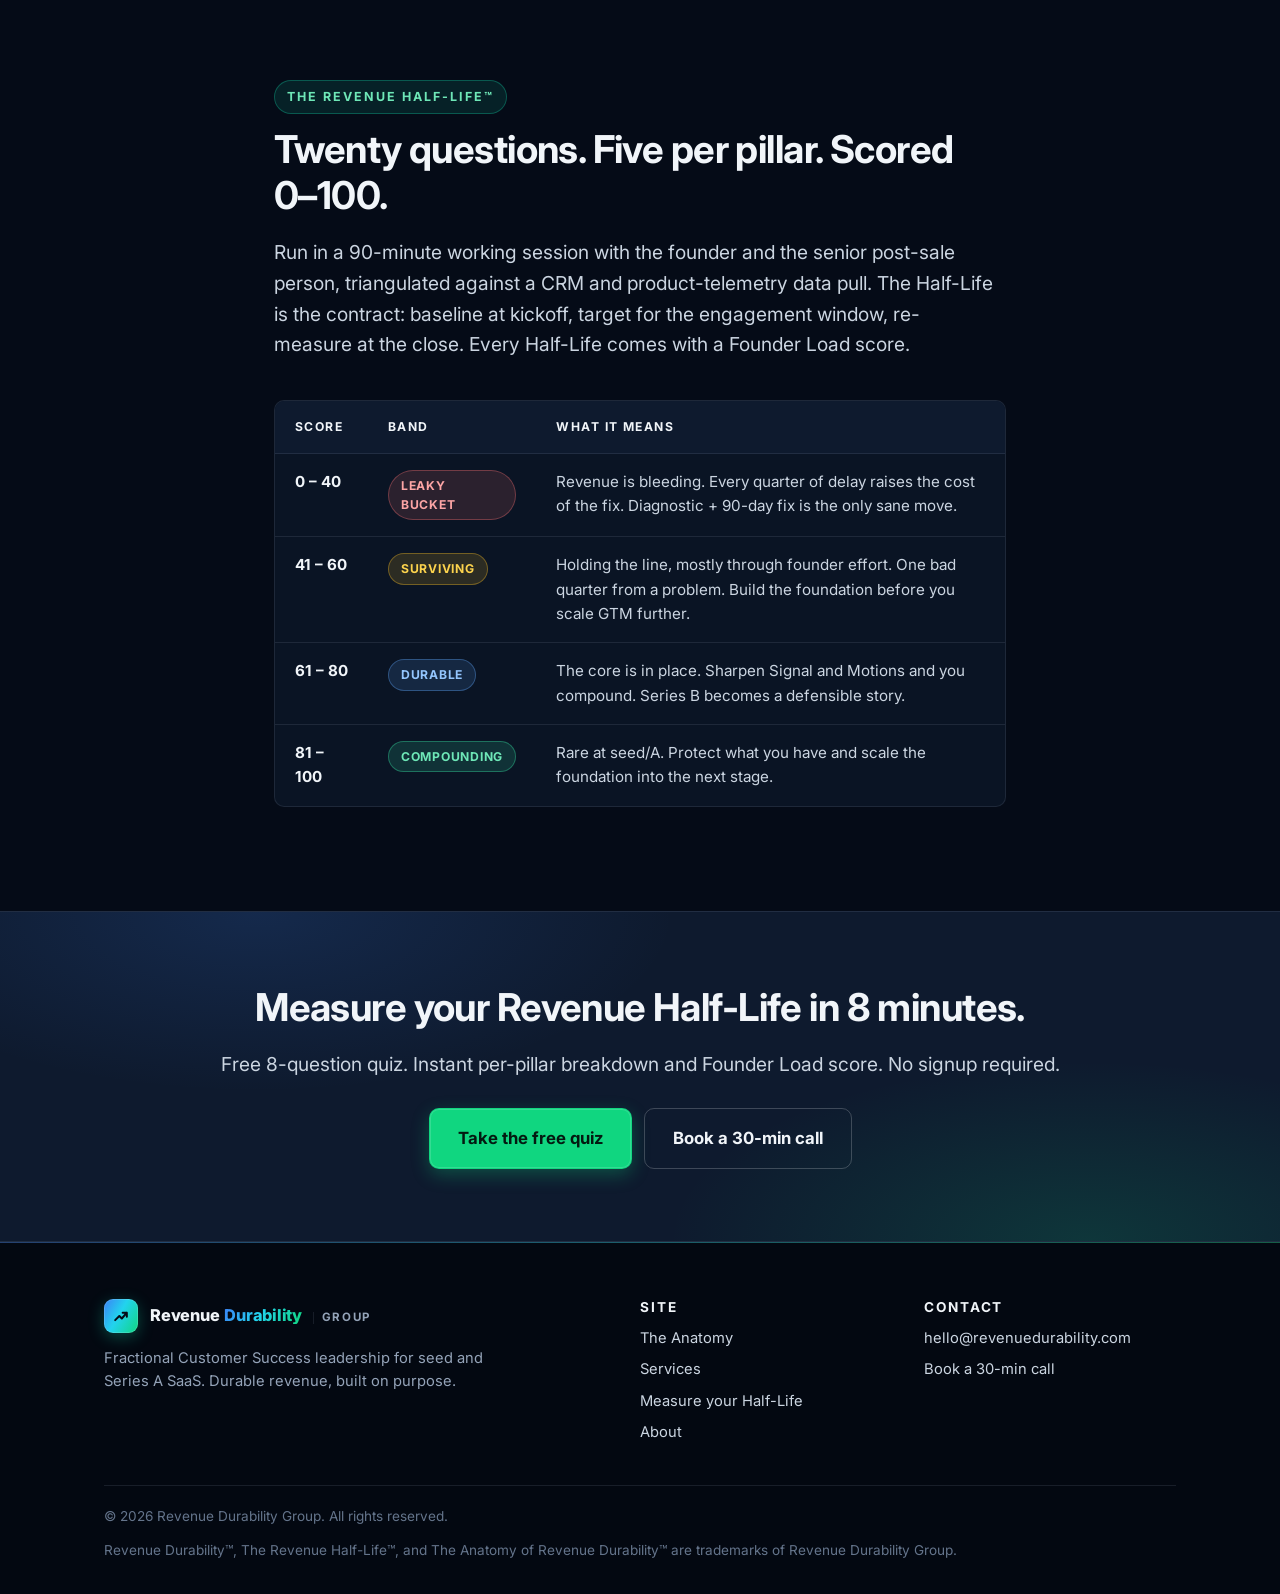
<file: framework.html>
<!doctype html>
<html lang="en">
<head>
  <meta charset="utf-8">
  <meta name="viewport" content="width=device-width, initial-scale=1">
  <link rel="icon" type="image/svg+xml" href="assets/img/favicon.svg">
  <link rel="apple-touch-icon" href="assets/img/apple-touch-icon.svg">
  <meta name="theme-color" content="#050B17">
  <title>The Anatomy of Revenue Durability™ — RDG</title>
  <meta name="description" content="The Anatomy of Revenue Durability: four pillars, one Half-Life, a diagnostic that produces a number that moves. Built for seed and Series A SaaS.">
  <link rel="preconnect" href="https://fonts.googleapis.com">
  <link rel="preconnect" href="https://fonts.gstatic.com" crossorigin>
  <link href="https://fonts.googleapis.com/css2?family=Inter:wght@400;500;600;700;800&display=swap" rel="stylesheet">
  <link rel="stylesheet" href="assets/css/style.css">
</head>
<body>
  <header class="site-header">
    <nav class="nav" aria-label="Primary">
      <a class="brand" href="index.html" aria-label="Revenue Durability Group — Home">
        <span class="brand-mark" aria-hidden="true">
          <svg viewBox="0 0 24 24" fill="none" xmlns="http://www.w3.org/2000/svg">
            <path d="M5 17 L10 12 L13 15 L19 8 M14 8 L19 8 L19 13" stroke="currentColor" stroke-width="2.4" stroke-linecap="round" stroke-linejoin="round"/>
          </svg>
        </span>
        <span class="brand-text">
          <span class="brand-a">Revenue</span><span class="brand-b">Durability</span><span class="brand-c">Group</span>
        </span>
      </a>
      <button class="nav-toggle" aria-label="Menu">☰</button>
      <ul class="nav-links">
        <li><a href="framework.html">The Anatomy</a></li>
        <li><a href="services.html">Services</a></li>
        <li><a href="quiz.html">Measure your Half-Life</a></li>
        <li><a href="about.html">About</a></li>
        <li><a class="nav-cta" href="https://calendar.app.google/EX6W3xuQxsntAc3YA" target="_blank" rel="noopener">Book a call</a></li>
      </ul>
    </nav>
  </header>

  <main>
    <section class="hero">
      <div class="wrap">
        <span class="eyebrow">The Anatomy of Revenue Durability™</span>
        <h1>Four pillars. One Half-Life. A number that moves.</h1>
        <p class="lead">Revenue Durability is the ability of your revenue to compound — not leak — over time. Measured not by what you sell, but by what survives, expands, and refers.</p>
        <div class="hero-cta">
          <a href="quiz.html" class="btn btn-primary">Measure your Half-Life →</a>
          <a href="services.html" class="btn btn-ghost">How we run engagements</a>
        </div>
      </div>
    </section>

    <section>
      <div class="wrap-narrow">
        <div class="callout">
          <span class="label">Definition</span>
          <p style="margin: 0;"><strong>Revenue durability</strong> is the ability of your revenue to compound — not leak — over time. NRR and GRR are the lagging indicators. Durability is the underlying property: do your customers buy for the right reasons, get to value fast, send clear signals when they drift or are ready to grow, and renew, expand and advocate through repeatable motions — all inside a CS function that runs without heroics?</p>
        </div>
        <h2 class="mt-3">The durability ledger</h2>
        <p>Every customer dollar you book sits in one of three buckets:</p>
        <div class="grid grid-3 mt-2">
          <div class="card">
            <h4 style="background: none; -webkit-text-fill-color: var(--brand-mint); color: var(--brand-mint);">Durable revenue</h4>
            <p>Right-fit, well-onboarded, healthy usage, renewing and expanding. Compounds.</p>
          </div>
          <div class="card">
            <h4 style="background: none; -webkit-text-fill-color: var(--band-surviving-fg); color: var(--band-surviving-fg);">Latent leak</h4>
            <p>Looks fine on the dashboard but silently drifting. Will churn within two renewal cycles unless caught.</p>
          </div>
          <div class="card">
            <h4 style="background: none; -webkit-text-fill-color: var(--band-leaky-fg); color: var(--band-leaky-fg);">Dead-on-arrival</h4>
            <p>Wrong-fit at sale, never reached value. Charging them rent in your ARR line is a lie you're telling the board.</p>
          </div>
        </div>
        <p class="mt-2">The job of the anatomy is to grow the first bucket and shrink the other two.</p>
      </div>
    </section>

    <!-- PILLARS -->
    <section class="section-alt">
      <div class="wrap-narrow">
        <div class="section-head">
          <span class="eyebrow">The four pillars</span>
          <h2>Sequential. You measure all four from day one, but you fix them in order.</h2>
          <p class="lead">Fit → Activation → Signal → Motions, standing on one foundation: the operating system. Fixing Signal or Motions before Fit is wallpaper over rot.</p>
        </div>
      </div>

      <div class="wrap-narrow">
        <!-- P1 -->
        <div class="report-section" id="pillar-1">
          <div style="display: flex; gap: 20px; align-items: baseline;">
            <div class="phase-num" style="font-size: 3rem;">01</div>
            <div>
              <h4 style="margin-bottom: 4px;">Pillar 1</h4>
              <h3 style="margin-top: 0;">Fit</h3>
            </div>
          </div>
          <p><strong>Sell durable revenue. Filter out leaky revenue before it lands.</strong></p>
          <p>Durable revenue starts at the top of the funnel. The single most expensive thing a seed/A SaaS company does is sell to the wrong customer. The cost is not just the eventual churn — it's the engineering time, support load, and CSM capacity those customers consume on the way out the door.</p>
          <h4>Why it matters at seed/Series A</h4>
          <p>One wrong-fit logo at 8% of ARR can sink an entire NRR quarter. Sales–CS alignment on your Deep-Roots Customer is the single highest-leverage fix.</p>
          <h4>KPIs we watch</h4>
          <ul>
            <li>Deep-Roots fit rate of closed-won (target: 80%+)</li>
            <li>Wrong-fit churn vs. Deep-Roots churn (wrong-fit no more than 2× Deep-Roots)</li>
            <li>Time-to-disqualify in the sales process (< 2 calls for clear wrong-fit)</li>
          </ul>
          <div class="callout">
            <span class="label">Operator take</span>
            The cheapest churn save is the deal you didn't close.
          </div>
        </div>

        <!-- P2 -->
        <div class="report-section" id="pillar-2">
          <div style="display: flex; gap: 20px; align-items: baseline;">
            <div class="phase-num" style="font-size: 3rem;">02</div>
            <div>
              <h4 style="margin-bottom: 4px;">Pillar 2</h4>
              <h3 style="margin-top: 0;">Activation</h3>
            </div>
          </div>
          <p><strong>Get the customer to first value inside the first 30 days.</strong></p>
          <p>Onboarding is where most seed/A SaaS companies lose the most addressable revenue. It's treated as a project plan to be managed, when in fact it's the single most decisive moment in the customer relationship.</p>
          <h4>Why it matters at seed/Series A</h4>
          <p>Time-to-first-value is the single best predictor of 12-month retention. Founders almost always overestimate it.</p>
          <h4>KPIs we watch</h4>
          <ul>
            <li>Time-to-first-value in days (target: <30 SMB, <60 mid-market)</li>
            <li>30-day activation rate (target: 75%+)</li>
            <li>90-day activated vs. unactivated retention gap</li>
          </ul>
          <div class="callout">
            <span class="label">Operator take</span>
            The customer measures TTV from the day they signed the contract, not from the day you assigned a project manager.
          </div>
        </div>

        <!-- P3 -->
        <div class="report-section" id="pillar-3">
          <div style="display: flex; gap: 20px; align-items: baseline;">
            <div class="phase-num" style="font-size: 3rem;">03</div>
            <div>
              <h4 style="margin-bottom: 4px;">Pillar 3</h4>
              <h3 style="margin-top: 0;">Signal</h3>
            </div>
          </div>
          <p><strong>See drift before it leaves, and growth before it's asked for.</strong></p>
          <p>A signal is a change in what a customer does, who they are, or what they're getting that requires a defined response. Every signal points to risk, expansion or advocacy. Every signal has an owner and a play.</p>
          <p>Signal decides what a CSM should notice. Motions decide what to do about it. Most seed/A companies have no health model, and the few that do treat it as a dashboard, not a workflow. A score that changes nothing is decoration.</p>
          <h4>Five kinds of signal</h4>
          <ul>
            <li><strong>Relationship:</strong> a champion leaves, an exec sponsor goes quiet, a former champion lands at a new company.</li>
            <li><strong>Adoption:</strong> core-workflow usage drops, a feature gap appears or widens, the same question keeps coming back.</li>
            <li><strong>Value:</strong> the customer reaches, or misses, the outcome they bought for.</li>
            <li><strong>Commercial:</strong> procurement asks about terms, a seat or usage limit is hit, a new team asks for access.</li>
            <li><strong>Sentiment:</strong> ticket severity climbs, or the CSM has a bad feeling. Judgment counts when it's written down with a reason and a date.</li>
          </ul>
          <h4>What makes a signal strong</h4>
          <p>It shows up early enough to act on. A signal that fires late is history. After that, it has to be right often enough that the team keeps acting on it, because a signal that cries wolf gets ignored.</p>
          <h4>Who owns it</h4>
          <p>The CSM owns every signal. When the risk signals stack up, the CSM calls the Heal Desk.</p>
          <h4>Why it matters at seed/Series A</h4>
          <p>Without signals, the first time you learn a customer is unhappy is when they're drafting the cancel email. The first time you learn they're ready to grow is when they ask for something you never offered.</p>
          <h4>KPIs we watch</h4>
          <ul>
            <li>Churn surprise rate — % of churned or downsized accounts with no risk signal in the prior 90 days (target: &lt;10%)</li>
            <li>Signal lead time — median days from the first risk signal to the renewal date (target: 90+ days)</li>
            <li>Signal-to-action time — from a signal firing to an owned action (target: &lt;5 business days)</li>
            <li>Play coverage — % of defined signals with a named play and owner (target: 100%)</li>
          </ul>
          <div class="callout">
            <span class="label">Operator take</span>
            The day a customer sends the cancel email is the day they decided three months ago. Your job is to be in the room three months ago.
          </div>
        </div>

        <!-- P4 -->
        <div class="report-section" id="pillar-4">
          <div style="display: flex; gap: 20px; align-items: baseline;">
            <div class="phase-num" style="font-size: 3rem;">04</div>
            <div>
              <h4 style="margin-bottom: 4px;">Pillar 4</h4>
              <h3 style="margin-top: 0;">Motions</h3>
            </div>
          </div>
          <p><strong>Four motions. Named plays, named owners, no heroics.</strong></p>
          <p>Signal sees it; Motions respond to it. A motion is a set of named plays, owned by named roles, triggered by named signals and producing named outcomes. There are four.</p>
          <p>One rule runs through all of them: CS owns the relationship and the trigger. Others own the execution of non-CS plays: the AE writes the contract, the revenue leader approves the discount, product commits the roadmap.</p>

          <div class="grid grid-2 mt-2">
            <div class="card">
              <h3>Renew</h3>
              <p><em>The contract has an end date. The relationship shouldn't need one.</em></p>
              <p>The renewal is decided in the first six to eight months of every contract year, through adoption and proven value, not at the renewal meeting. Renew has two halves. <strong>Earn it:</strong> the CSM runs adoption plays and proves value. <strong>Close it:</strong> the CSM and AE handle commercials and paper. On multi-year deals, every contract year gets the same treatment.</p>
            </div>
            <div class="card">
              <h3>Save: the Heal Desk™</h3>
              <p>Sales has a deal desk. Customer Success should have a Heal Desk.</p>
              <p><strong>When it convenes:</strong> the CSM calls it when two or more risk signals fire, or one critical signal does, such as a champion leaving or procurement asking about termination terms. It meets within 3 business days.</p>
              <p><strong>Who sits at it:</strong> the CS leader, the revenue leader, product, the assigned CSM, and engineering when needed. The founder can sit in, but each leader's judgment carries their lane.</p>
              <p><strong>Who decides what:</strong> the CS leader owns the action plan and the voice of the customer, the revenue leader owns discounts, and product owns roadmap commitments. When lanes conflict, ARR and growth potential decide, and the CS leader makes the final call.</p>
              <p><strong>When it lets go:</strong> a customer who is wrong-fit by Pillar 1's criteria, or who costs more to serve than they pay, is let go, unless someone documents a strategic reason to keep them. Cost to serve is measured in CSM hours, support tickets and engineering hours.</p>
            </div>
            <div class="card">
              <h3>Expand</h3>
              <p>The CSM owns the flag and the relationship; the AE owns the paper. Expansion signals become CSQLs (customer success qualified leads). RDG recommends compensating CSMs on CSQLs that convert.</p>
            </div>
            <div class="card">
              <h3>Advocate</h3>
              <p>Advocacy is earned, triggered by a verified outcome rather than a calendar date. CS owns it end to end: the ask, the timing and the relationship. The ladder runs review → reference call → case study → referral → advisory board or speaking. Track who was asked and when, so the same three customers don't carry every ask.</p>
            </div>
          </div>

          <h4 class="mt-2">Why it matters at seed/Series A</h4>
          <p>If renewals depend on a founder spreadsheet and a Wednesday-night call, and the only saves happen when the founder jumps on the phone, the function does not scale. Period.</p>
          <h4>KPIs we watch</h4>
          <ul>
            <li>Gross revenue retention (target: 90%+ mid-market, 85%+ SMB)</li>
            <li>Net revenue retention (target: 110%+ mid-market, 100%+ SMB)</li>
            <li>Renewal forecast accuracy (within 10% at 60 days out)</li>
            <li>Expansion as % of new ARR (target: 30%+ by end of engagement)</li>
            <li>Heal Desk save rate — % of Heal Desk accounts still customers at renewal (target: set at baseline)</li>
            <li>CSQL conversion rate (target: set at baseline)</li>
            <li>Referenceable customers as % of book (target: set at baseline)</li>
          </ul>
          <div class="callout">
            <span class="label">Operator take</span>
            "We'll figure out the renewal when we get there" is the most expensive sentence in seed/A SaaS. By the time you get there, the customer already has.
          </div>
        </div>

        <!-- FOUNDATION -->
        <div class="report-section foundation-section" id="foundation">
          <div style="display: flex; gap: 20px; align-items: baseline;">
            <div class="phase-num" style="font-size: 3rem;">F</div>
            <div>
              <h4 style="margin-bottom: 4px;">The foundation</h4>
              <h3 style="margin-top: 0;">Operating System</h3>
            </div>
          </div>
          <p><strong>The CS function runs without you.</strong></p>
          <p>The four pillars are the work. The operating system is what makes the work happen without heroics: comp, tools, rhythms, hiring, documented playbooks and a seat at the leadership table. It isn't a fifth step you fix last. It's what every pillar stands on, and it's what an RDG engagement leaves behind.</p>
          <h4>Why it matters at seed/Series A</h4>
          <p>If you are personally the load-bearing wall in CS, the function is not yet a function. It's your second job.</p>
          <h4>How we measure it: Founder Load</h4>
          <p>Every pillar includes one founder-dependency question. Together they produce a Founder Load score alongside your Half-Life, so you can see whether the founder is the load-bearing wall, and where.</p>
          <h4>KPIs we watch</h4>
          <ul>
            <li>CS-as-% of revenue cost ratio (target: 8–12% at this stage)</li>
            <li>Time-to-productivity of new CS hires (target: 60 days)</li>
            <li>Founder time on CS execution (declining quarter over quarter to &lt;5 hrs/week)</li>
            <li>CS team retention (target: 90%+ annualized)</li>
          </ul>
          <div class="callout">
            <span class="label">Operator take</span>
            If the function only works when you're in the room, you don't have a function. You have a founder doing CS in a trench coat.
          </div>
        </div>
      </div>
    </section>

    <!-- HALF-LIFE BANDS -->
    <section>
      <div class="wrap-narrow">
        <div class="section-head">
          <span class="eyebrow">The Revenue Half-Life™</span>
          <h2>Twenty questions. Five per pillar. Scored 0–100.</h2>
          <p class="lead">Run in a 90-minute working session with the founder and the senior post-sale person, triangulated against a CRM and product-telemetry data pull. The Half-Life is the contract: baseline at kickoff, target for the engagement window, re-measure at the close. Every Half-Life comes with a Founder Load score.</p>
        </div>
        <table class="band-table">
          <thead>
            <tr><th>Score</th><th>Band</th><th>What it means</th></tr>
          </thead>
          <tbody>
            <tr><td><strong>0 – 40</strong></td><td><span class="band-tag band-leaky">Leaky bucket</span></td>
                <td>Revenue is bleeding. Every quarter of delay raises the cost of the fix. Diagnostic + 90-day fix is the only sane move.</td></tr>
            <tr><td><strong>41 – 60</strong></td><td><span class="band-tag band-surviving">Surviving</span></td>
                <td>Holding the line, mostly through founder effort. One bad quarter from a problem. Build the foundation before you scale GTM further.</td></tr>
            <tr><td><strong>61 – 80</strong></td><td><span class="band-tag band-durable">Durable</span></td>
                <td>The core is in place. Sharpen Signal and Motions and you compound. Series B becomes a defensible story.</td></tr>
            <tr><td><strong>81 – 100</strong></td><td><span class="band-tag band-compounding">Compounding</span></td>
                <td>Rare at seed/A. Protect what you have and scale the foundation into the next stage.</td></tr>
          </tbody>
        </table>
      </div>
    </section>

    <!-- CTA -->
    <section class="cta-strip">
      <div class="wrap center">
        <h2>Measure your Revenue Half-Life in 8 minutes.</h2>
        <p class="lead" style="margin-bottom: 28px;">Free 8-question quiz. Instant per-pillar breakdown and Founder Load score. No signup required.</p>
        <div class="hero-cta" style="justify-content: center;">
          <a href="quiz.html" class="btn btn-primary btn-lg">Take the free quiz</a>
          <a href="https://calendar.app.google/EX6W3xuQxsntAc3YA" target="_blank" rel="noopener" class="btn btn-ghost btn-lg">Book a 30-min call</a>
        </div>
      </div>
    </section>
  </main>

  <footer class="site-footer">
    <div class="wrap">
      <div class="footer-grid">
        <div>
          <div class="brand" style="margin-bottom: 14px;">
            <span class="brand-mark" aria-hidden="true">
              <svg viewBox="0 0 24 24" fill="none" xmlns="http://www.w3.org/2000/svg">
                <path d="M5 17 L10 12 L13 15 L19 8 M14 8 L19 8 L19 13" stroke="currentColor" stroke-width="2.4" stroke-linecap="round" stroke-linejoin="round"/>
              </svg>
            </span>
            <span class="brand-text">
              <span class="brand-a">Revenue</span><span class="brand-b">Durability</span><span class="brand-c">Group</span>
            </span>
          </div>
          <p style="max-width: 380px;">Fractional Customer Success leadership for seed and Series A SaaS. Durable revenue, built on purpose.</p>
        </div>
        <div>
          <h4>Site</h4>
          <ul class="footer-links">
            <li><a href="framework.html">The Anatomy</a></li>
            <li><a href="services.html">Services</a></li>
            <li><a href="quiz.html">Measure your Half-Life</a></li>
            <li><a href="about.html">About</a></li>
          </ul>
        </div>
        <div>
          <h4>Contact</h4>
          <ul class="footer-links">
            <li><a href="mailto:hello@revenuedurability.com">hello@revenuedurability.com</a></li>
            <li><a href="https://calendar.app.google/EX6W3xuQxsntAc3YA" target="_blank" rel="noopener">Book a 30-min call</a></li>
          </ul>
        </div>
      </div>
      <div class="footer-legal">
        <span>© <span id="year"></span> Revenue Durability Group. All rights reserved.</span>
        <span>Revenue Durability™, The Revenue Half-Life™, and The Anatomy of Revenue Durability™ are trademarks of Revenue Durability Group.</span>
      </div>
    </div>
  </footer>
  <script>document.getElementById('year').textContent = new Date().getFullYear();</script>
  <script src="assets/js/site.js"></script>
</body>
</html>
</file>
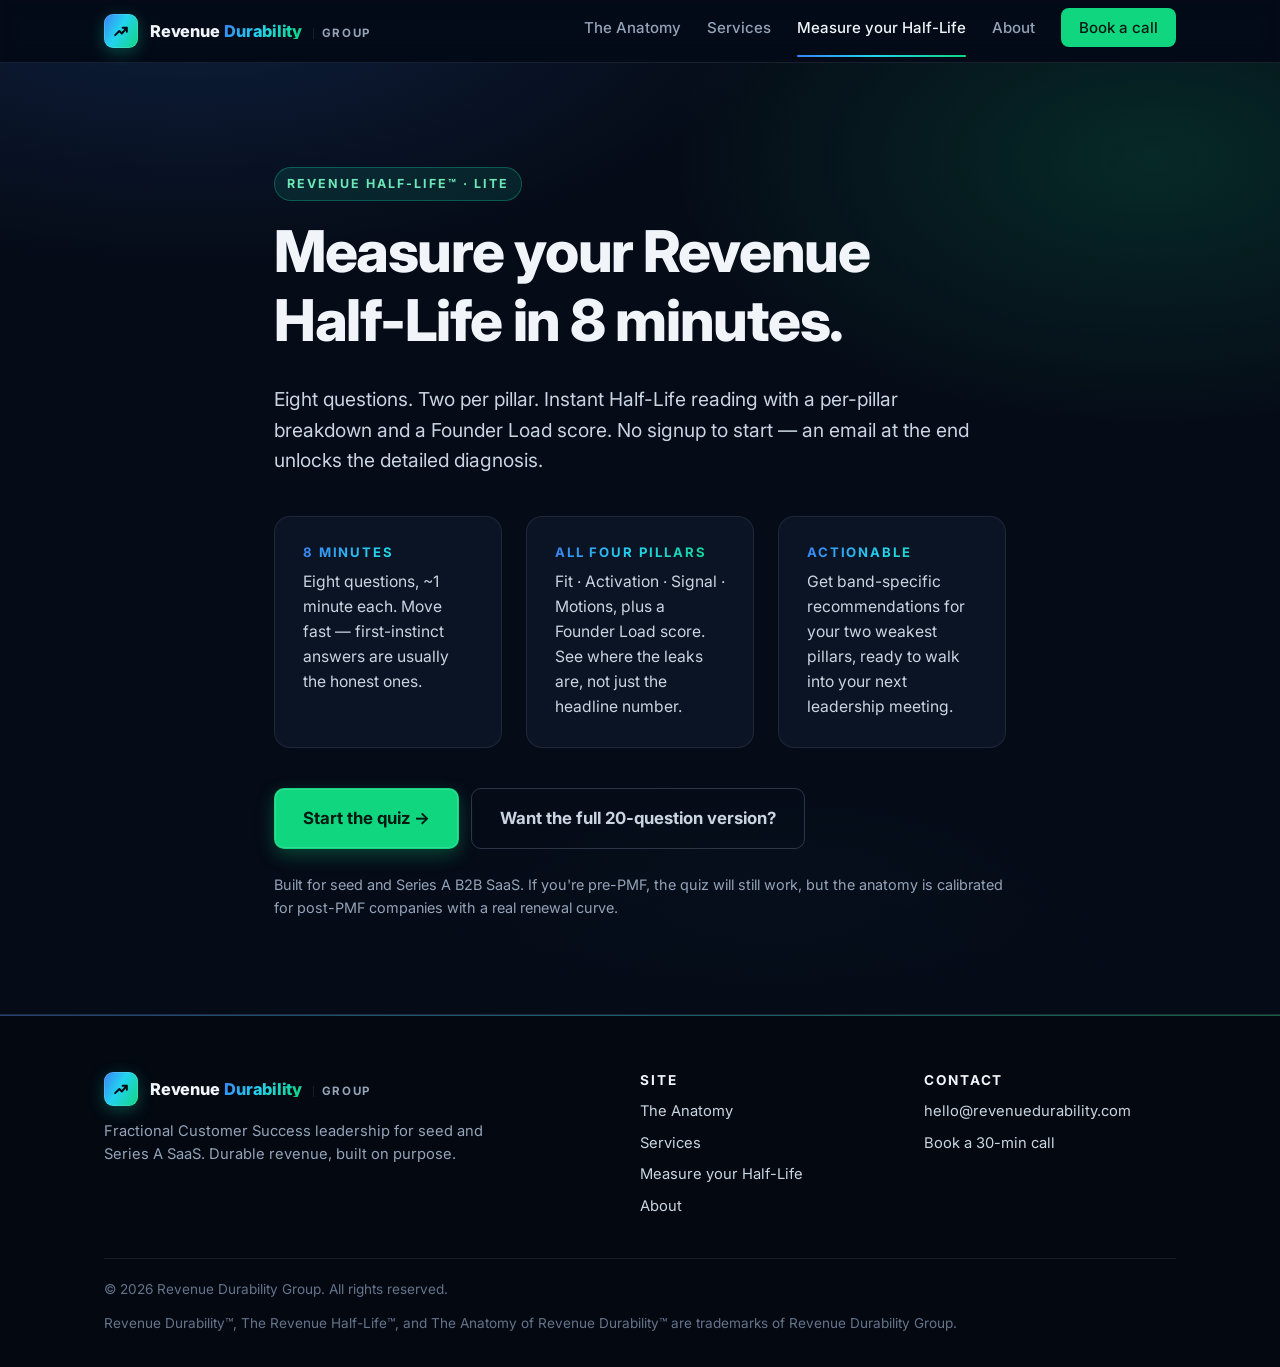
<file: quiz.html>
<!doctype html>
<html lang="en">
<head>
  <meta charset="utf-8">
  <meta name="viewport" content="width=device-width, initial-scale=1">
  <link rel="icon" type="image/svg+xml" href="assets/img/favicon.svg">
  <link rel="apple-touch-icon" href="assets/img/apple-touch-icon.svg">
  <meta name="theme-color" content="#050B17">
  <title>Measure your Revenue Half-Life — Free 8-Question Quiz — RDG</title>
  <meta name="description" content="Measure your seed/Series A SaaS on The Anatomy of Revenue Durability™ in 8 minutes. Free. Instant per-pillar breakdown.">
  <link rel="preconnect" href="https://fonts.googleapis.com">
  <link rel="preconnect" href="https://fonts.gstatic.com" crossorigin>
  <link href="https://fonts.googleapis.com/css2?family=Inter:wght@400;500;600;700;800&display=swap" rel="stylesheet">
  <link rel="stylesheet" href="assets/css/style.css">
</head>
<body>
  <header class="site-header">
    <nav class="nav" aria-label="Primary">
      <a class="brand" href="index.html" aria-label="Revenue Durability Group — Home">
        <span class="brand-mark" aria-hidden="true">
          <svg viewBox="0 0 24 24" fill="none" xmlns="http://www.w3.org/2000/svg">
            <path d="M5 17 L10 12 L13 15 L19 8 M14 8 L19 8 L19 13" stroke="currentColor" stroke-width="2.4" stroke-linecap="round" stroke-linejoin="round"/>
          </svg>
        </span>
        <span class="brand-text">
          <span class="brand-a">Revenue</span><span class="brand-b">Durability</span><span class="brand-c">Group</span>
        </span>
      </a>
      <button class="nav-toggle" aria-label="Menu">☰</button>
      <ul class="nav-links">
        <li><a href="framework.html">The Anatomy</a></li>
        <li><a href="services.html">Services</a></li>
        <li><a href="quiz.html">Measure your Half-Life</a></li>
        <li><a href="about.html">About</a></li>
        <li><a class="nav-cta" href="https://calendar.app.google/EX6W3xuQxsntAc3YA" target="_blank" rel="noopener">Book a call</a></li>
      </ul>
    </nav>
  </header>

  <main>
    <!-- INTRO -->
    <section id="quiz-intro" class="hero">
      <div class="wrap-narrow">
        <span class="eyebrow">Revenue Half-Life™ · Lite</span>
        <h1>Measure your Revenue Half-Life in 8 minutes.</h1>
        <p class="lead">Eight questions. Two per pillar. Instant Half-Life reading with a per-pillar breakdown and a Founder Load score. No signup to start — an email at the end unlocks the detailed diagnosis.</p>

        <div class="grid grid-3 mt-3">
          <div class="card">
            <h4>8 minutes</h4>
            <p>Eight questions, ~1 minute each. Move fast — first-instinct answers are usually the honest ones.</p>
          </div>
          <div class="card">
            <h4>All four pillars</h4>
            <p>Fit · Activation · Signal · Motions, plus a Founder Load score. See where the leaks are, not just the headline number.</p>
          </div>
          <div class="card">
            <h4>Actionable</h4>
            <p>Get band-specific recommendations for your two weakest pillars, ready to walk into your next leadership meeting.</p>
          </div>
        </div>

        <div class="hero-cta mt-3">
          <button id="quiz-start" class="btn btn-primary btn-lg">Start the quiz →</button>
          <a href="diagnostic.html" class="btn btn-ghost btn-lg">Want the full 20-question version?</a>
        </div>
        <p class="text-slate mt-2" style="font-size: 0.9rem;">
          Built for seed and Series A B2B SaaS. If you're pre-PMF, the quiz will still work, but the anatomy is calibrated for post-PMF companies with a real renewal curve.
        </p>
      </div>
    </section>

    <!-- QUIZ STAGE -->
    <section id="quiz-stage" class="hidden">
      <div class="quiz-shell">
        <div class="quiz-progress"><div class="quiz-progress-fill" id="quiz-progress-fill"></div></div>
        <div class="quiz-step-meta" id="quiz-step-meta"></div>
        <div class="quiz-card" id="quiz-card"></div>
        <div class="quiz-nav">
          <button id="quiz-prev" class="btn btn-ghost">← Back</button>
          <button id="quiz-next" class="btn btn-primary">Next →</button>
        </div>
      </div>
    </section>

    <!-- RESULT -->
    <section id="quiz-result" class="hidden" style="padding-top: 0;">
      <div class="result-hero">
        <div class="wrap-narrow">
          <span class="eyebrow" style="color: var(--brand-mint);">Your Revenue Half-Life™</span>
          <div class="score-display">
            <span class="num" id="score-total">–</span>
            <span class="of">/ 100</span>
          </div>
          <span id="score-band" class="result-band-large">–</span>
          <p class="lead mt-2" id="score-band-summary" style="max-width: 640px;"></p>

          <div class="pillar-scores" id="pillar-scores"></div>

          <p style="color: rgba(255,255,255,0.85); margin-top: 24px;">
            Your two biggest opportunities are in <strong style="color: var(--brand-mint);"><span id="priority-focus">–</span></strong>.
            Unlock the detailed Half-Life diagnosis and pillar-by-pillar recommendations below.
          </p>
        </div>
      </div>

      <div class="wrap-narrow" style="margin-top: 40px;">
        <div class="report-section report-locked" style="position: relative;">
          <div class="locked-content" id="report-body">
            <!-- populated by quiz.js -->
          </div>

          <div class="lock-overlay">
            <div class="lock-card">
              <span class="eyebrow">Unlock your full report</span>
              <h3>The detailed diagnosis is one email away.</h3>
              <p>We'll send you the full report — pillar-by-pillar diagnosis, band-specific recommendations, and a link to schedule a 30-minute call to walk through it. No spam. Unsubscribe anytime.</p>
              <!-- UNLOCK_FORM: Replace action with your Formspree / Getform / Netlify endpoint.
                   With YOUR- placeholder present, quiz.js unlocks locally and doesn't submit anywhere. -->
              <form id="unlock-form" action="https://formspree.io/f/YOUR-FORM-ID" method="POST">
                <input type="hidden" name="_subject" value="RDG Lite Quiz — Unlock Request">
                <input type="hidden" name="source" value="quiz-lite">
                <div class="form-field">
                  <label for="unlock-email">Work email</label>
                  <input id="unlock-email" name="email" type="email" required autocomplete="email">
                </div>
                <div class="form-field">
                  <label for="unlock-name">First name</label>
                  <input id="unlock-name" name="name" type="text" required autocomplete="given-name">
                </div>
                <div class="form-field">
                  <label for="unlock-company">Company &amp; stage</label>
                  <input id="unlock-company" name="company" type="text" placeholder="e.g. Acme, Series A, $4M ARR">
                </div>
                <button type="submit" class="btn btn-primary" style="width: 100%;">Unlock my report →</button>
                <p class="text-slate mt-1" style="font-size: 0.8rem; text-align: center;">
                  We'll never share your email. One follow-up in the next week — you decide what happens next.
                </p>
              </form>
            </div>
          </div>
        </div>

        <div id="unlock-thanks" class="hidden mt-3">
          <div class="callout">
            <span class="label">Thanks — you're unlocked</span>
            The detailed report is above. We'll follow up within two business days with a copy for your records.
          </div>
        </div>

        <div class="cta-strip" style="border-radius: var(--radius-lg); margin: 40px 0;">
          <div class="wrap center">
            <h3 style="color: var(--ink);">Want to talk through your Half-Life with an operator?</h3>
            <p class="lead" style="color: rgba(255,255,255,0.85); margin-bottom: 20px;">30 minutes. No pitch. If we're not a fit, we'll say so.</p>
            <div class="hero-cta" style="justify-content: center;">
              <a href="https://calendar.app.google/EX6W3xuQxsntAc3YA" target="_blank" rel="noopener" class="btn btn-primary btn-lg">Book a 30-min call</a>
              <a href="diagnostic.html" class="btn btn-ghost btn-lg">Take the full 20-question diagnostic</a>
            </div>
          </div>
        </div>
      </div>
    </section>
  </main>

  <footer class="site-footer">
    <div class="wrap">
      <div class="footer-grid">
        <div>
          <div class="brand" style="margin-bottom: 14px;">
            <span class="brand-mark" aria-hidden="true">
              <svg viewBox="0 0 24 24" fill="none" xmlns="http://www.w3.org/2000/svg">
                <path d="M5 17 L10 12 L13 15 L19 8 M14 8 L19 8 L19 13" stroke="currentColor" stroke-width="2.4" stroke-linecap="round" stroke-linejoin="round"/>
              </svg>
            </span>
            <span class="brand-text">
              <span class="brand-a">Revenue</span><span class="brand-b">Durability</span><span class="brand-c">Group</span>
            </span>
          </div>
          <p style="max-width: 380px;">Fractional Customer Success leadership for seed and Series A SaaS. Durable revenue, built on purpose.</p>
        </div>
        <div>
          <h4>Site</h4>
          <ul class="footer-links">
            <li><a href="framework.html">The Anatomy</a></li>
            <li><a href="services.html">Services</a></li>
            <li><a href="quiz.html">Measure your Half-Life</a></li>
            <li><a href="about.html">About</a></li>
          </ul>
        </div>
        <div>
          <h4>Contact</h4>
          <ul class="footer-links">
            <li><a href="mailto:hello@revenuedurability.com">hello@revenuedurability.com</a></li>
            <li><a href="https://calendar.app.google/EX6W3xuQxsntAc3YA" target="_blank" rel="noopener">Book a 30-min call</a></li>
          </ul>
        </div>
      </div>
      <div class="footer-legal">
        <span>© <span id="year"></span> Revenue Durability Group. All rights reserved.</span>
        <span>Revenue Durability™, The Revenue Half-Life™, and The Anatomy of Revenue Durability™ are trademarks of Revenue Durability Group.</span>
      </div>
    </div>
  </footer>
  <script>document.getElementById('year').textContent = new Date().getFullYear();</script>
  <script>window.RDG_MODE = 'lite';</script>
  <script src="assets/js/quiz-data.js"></script>
  <script src="assets/js/quiz.js"></script>
  <script src="assets/js/site.js"></script>
</body>
</html>
</file>
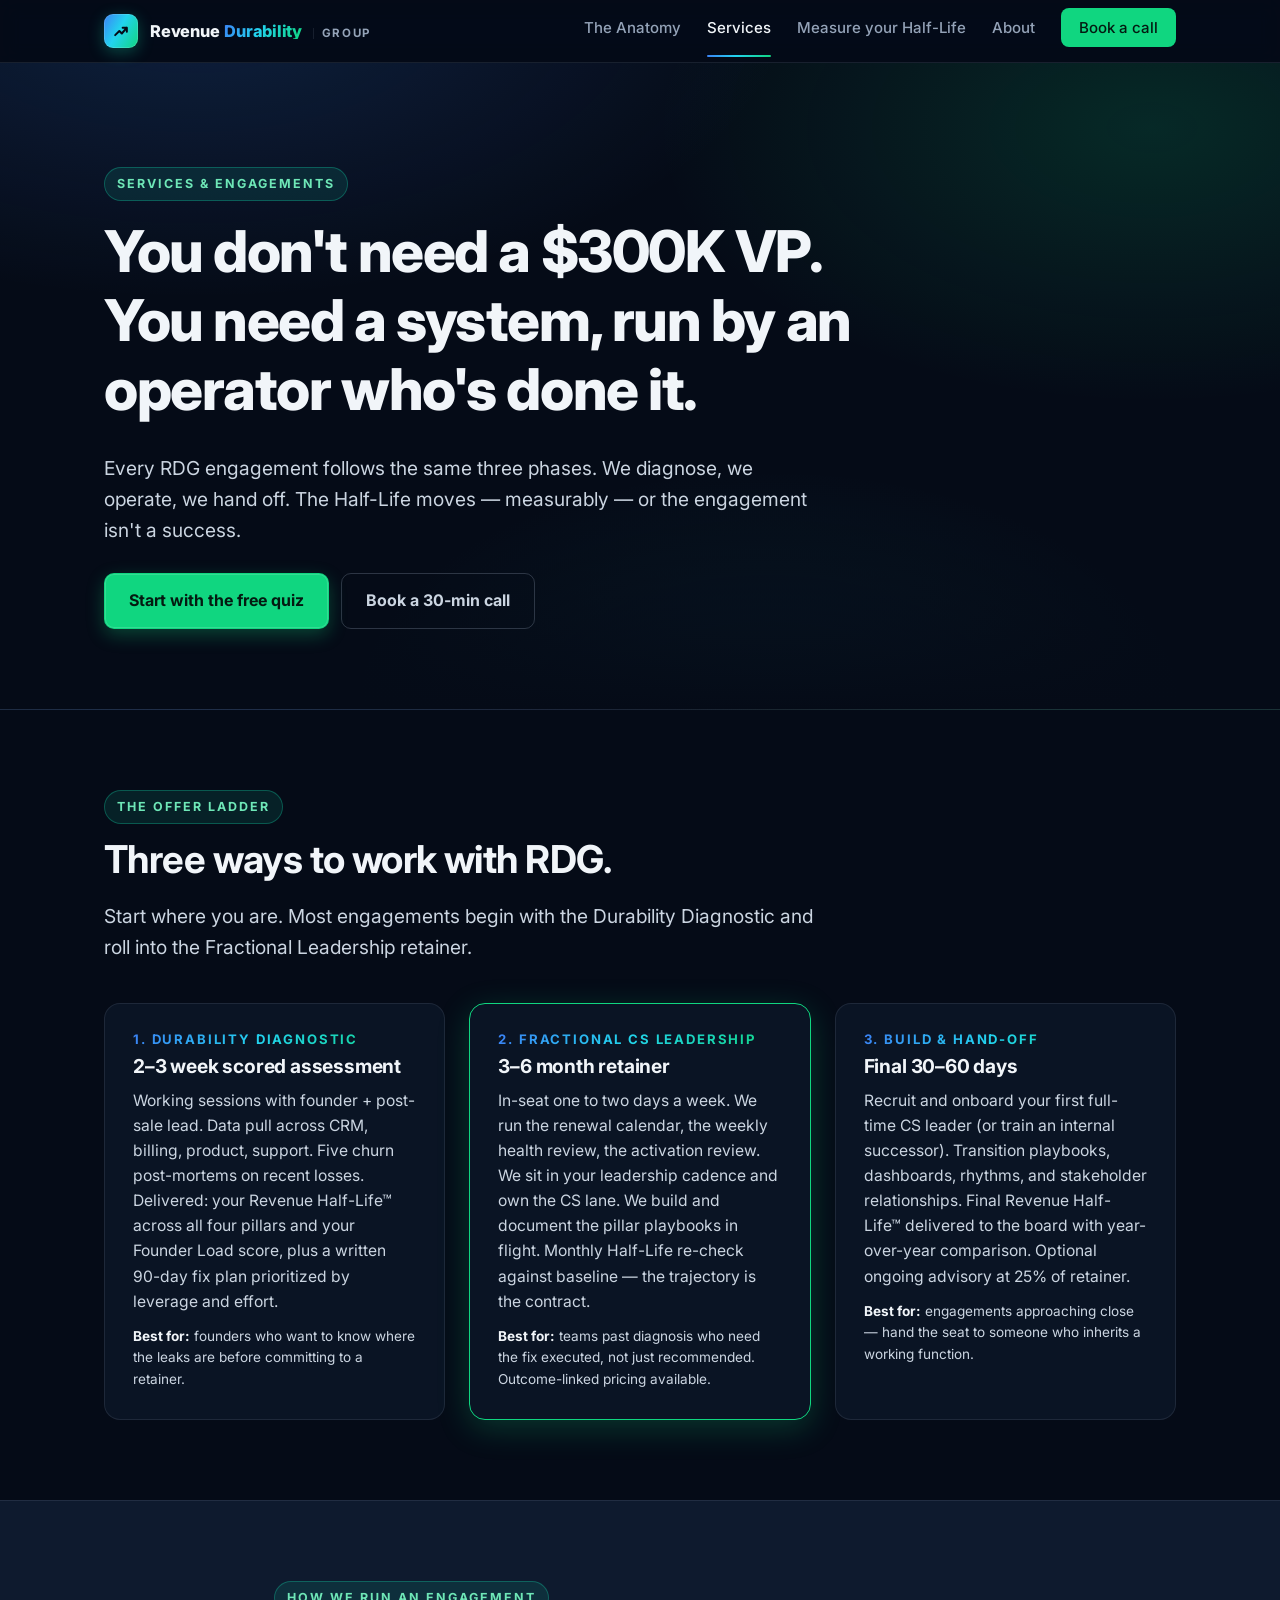
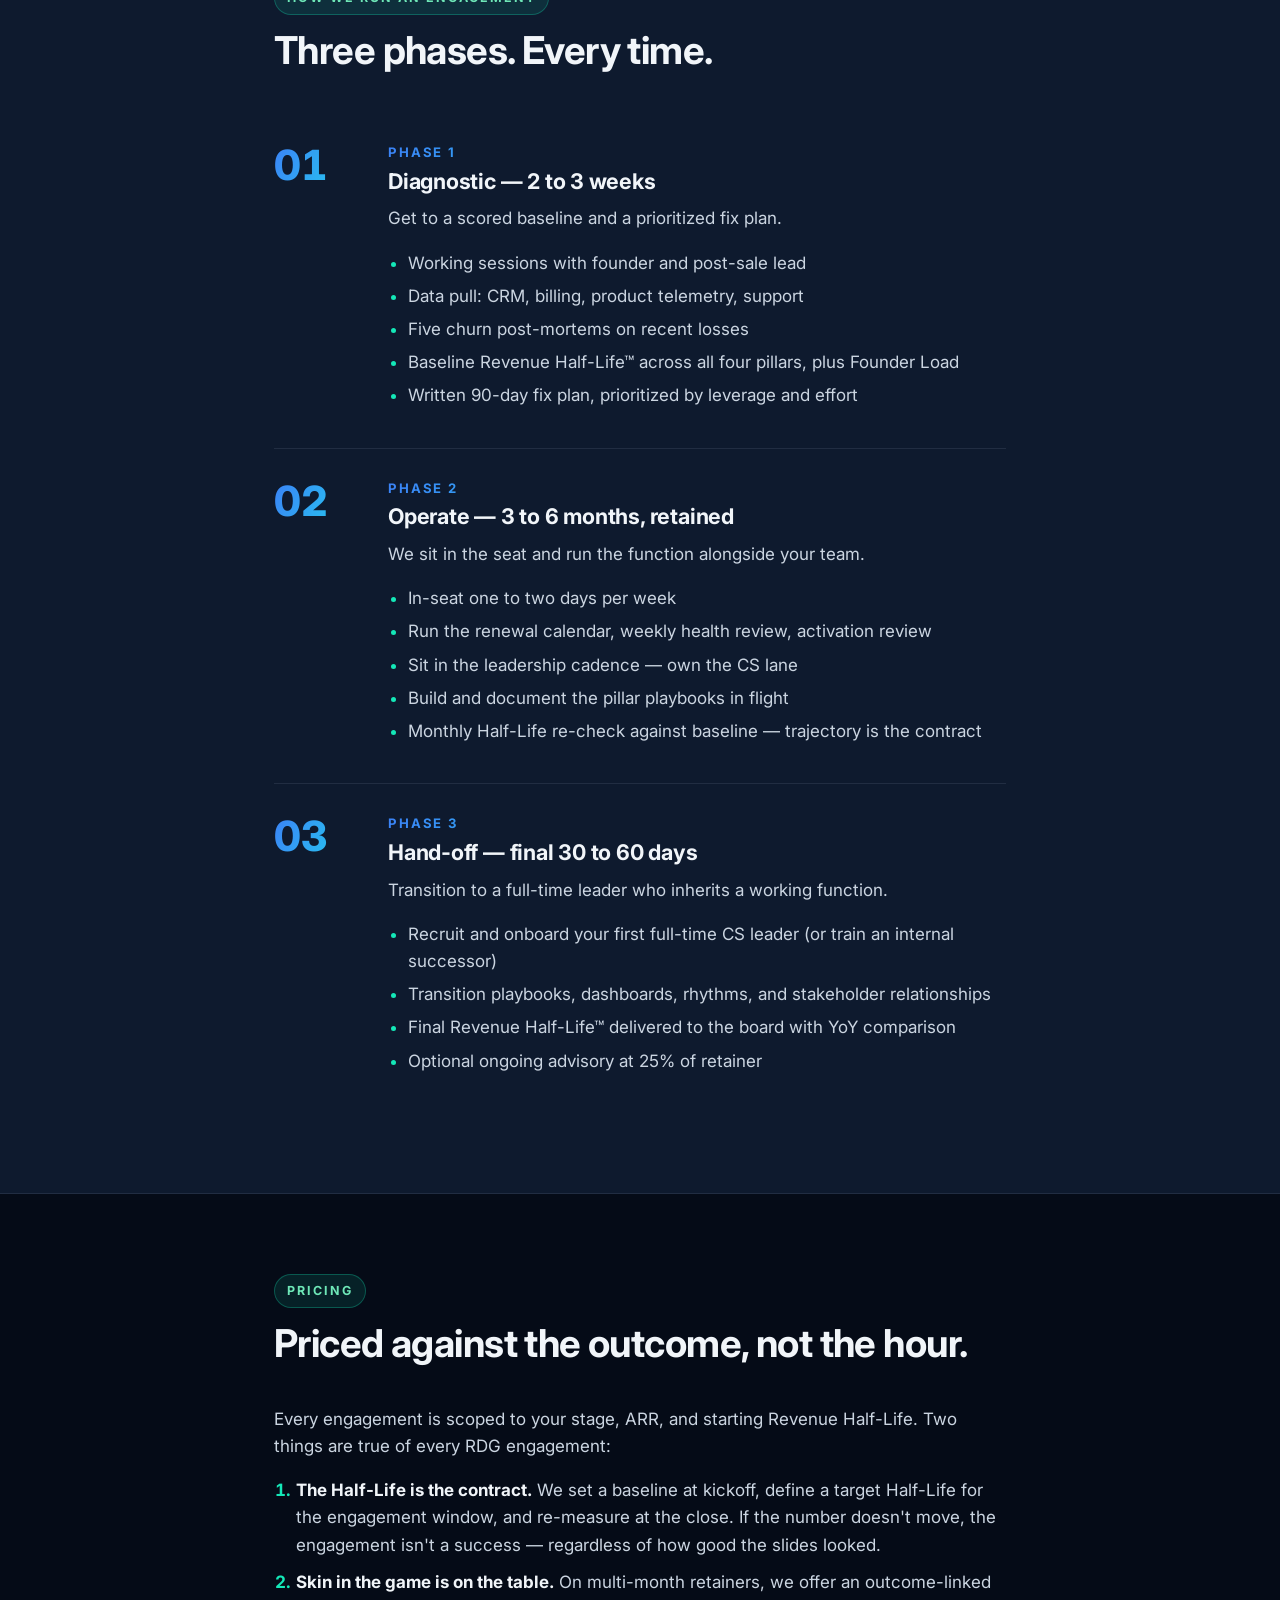
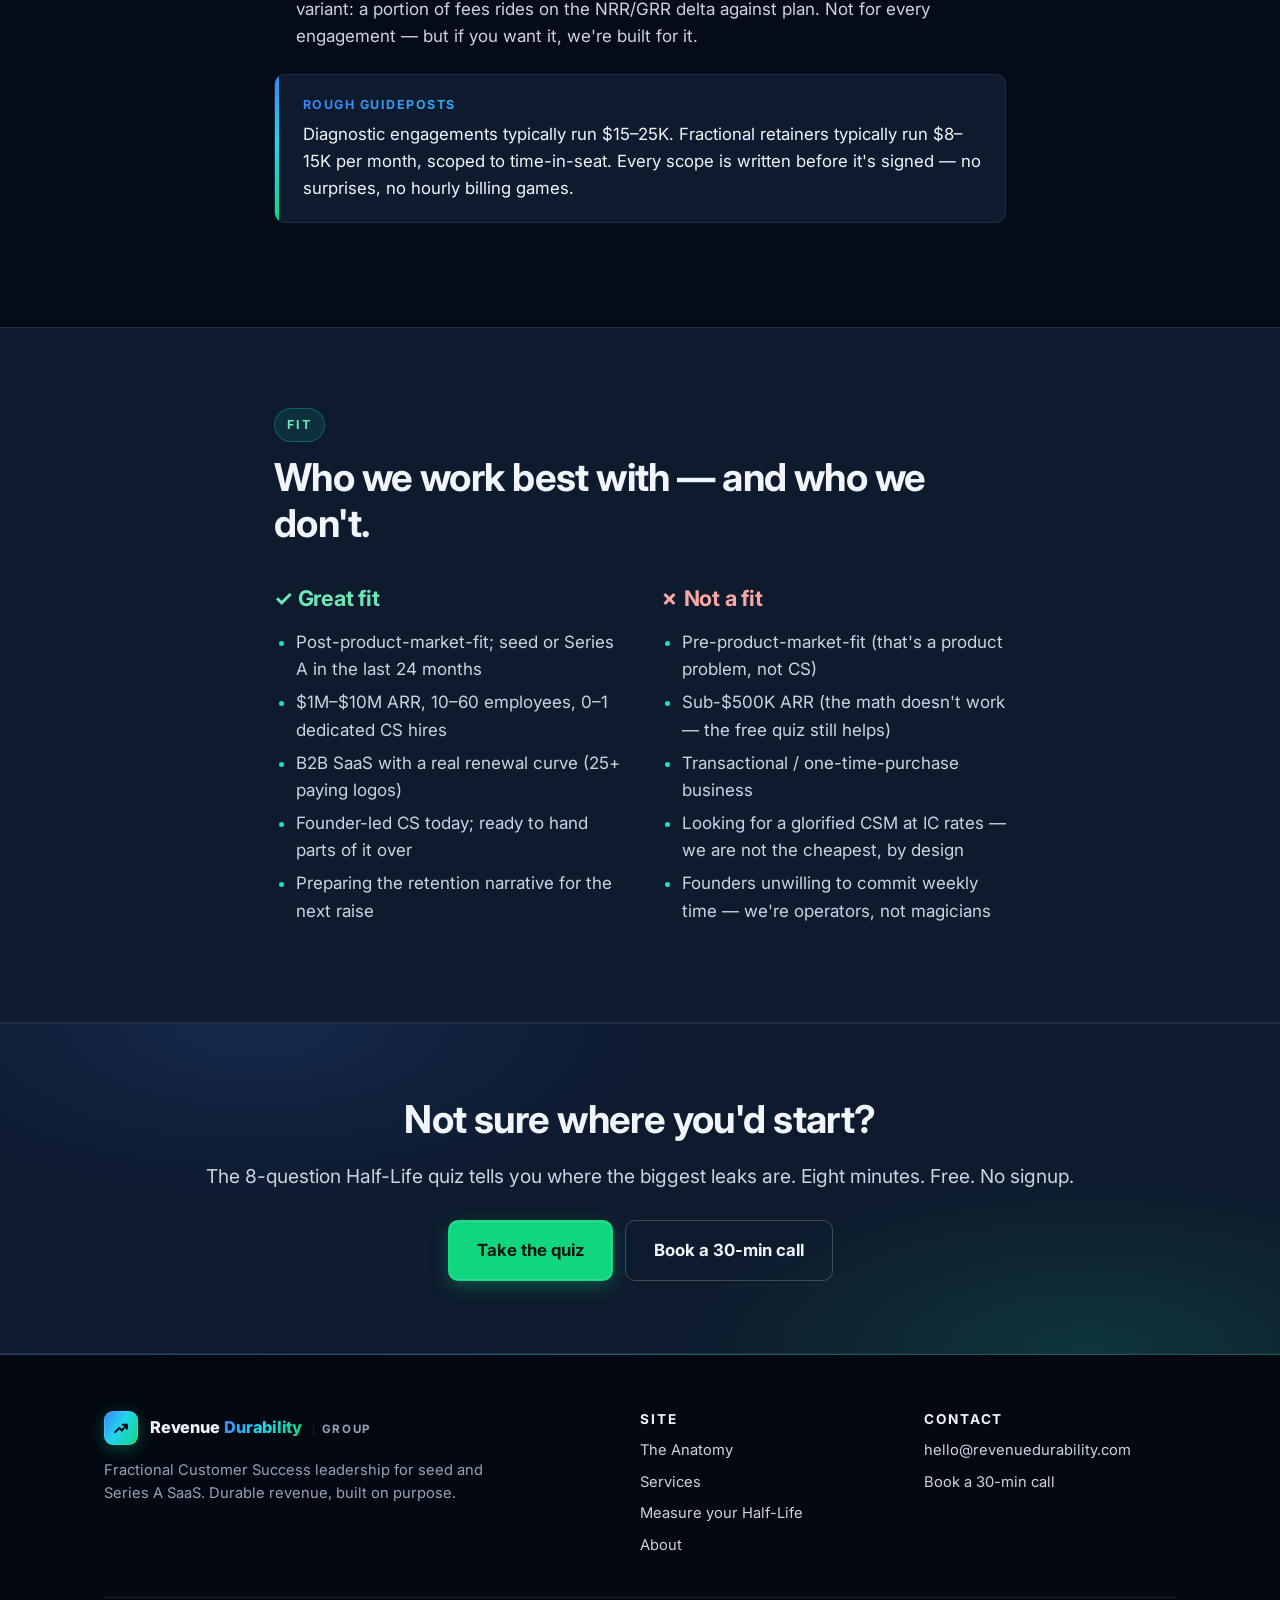
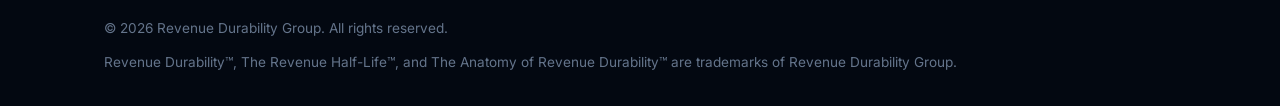
<file: services.html>
<!doctype html>
<html lang="en">
<head>
  <meta charset="utf-8">
  <meta name="viewport" content="width=device-width, initial-scale=1">
  <link rel="icon" type="image/svg+xml" href="assets/img/favicon.svg">
  <link rel="apple-touch-icon" href="assets/img/apple-touch-icon.svg">
  <meta name="theme-color" content="#050B17">
  <title>Services — Revenue Durability Group</title>
  <meta name="description" content="How Revenue Durability Group works: Diagnostic → Operate → Hand-off. Fractional CS leadership engagements built for seed and Series A SaaS.">
  <link rel="preconnect" href="https://fonts.googleapis.com">
  <link rel="preconnect" href="https://fonts.gstatic.com" crossorigin>
  <link href="https://fonts.googleapis.com/css2?family=Inter:wght@400;500;600;700;800&display=swap" rel="stylesheet">
  <link rel="stylesheet" href="assets/css/style.css">
</head>
<body>
  <header class="site-header">
    <nav class="nav" aria-label="Primary">
      <a class="brand" href="index.html" aria-label="Revenue Durability Group — Home">
        <span class="brand-mark" aria-hidden="true">
          <svg viewBox="0 0 24 24" fill="none" xmlns="http://www.w3.org/2000/svg">
            <path d="M5 17 L10 12 L13 15 L19 8 M14 8 L19 8 L19 13" stroke="currentColor" stroke-width="2.4" stroke-linecap="round" stroke-linejoin="round"/>
          </svg>
        </span>
        <span class="brand-text">
          <span class="brand-a">Revenue</span><span class="brand-b">Durability</span><span class="brand-c">Group</span>
        </span>
      </a>
      <button class="nav-toggle" aria-label="Menu">☰</button>
      <ul class="nav-links">
        <li><a href="framework.html">The Anatomy</a></li>
        <li><a href="services.html">Services</a></li>
        <li><a href="quiz.html">Measure your Half-Life</a></li>
        <li><a href="about.html">About</a></li>
        <li><a class="nav-cta" href="https://calendar.app.google/EX6W3xuQxsntAc3YA" target="_blank" rel="noopener">Book a call</a></li>
      </ul>
    </nav>
  </header>

  <main>
    <section class="hero">
      <div class="wrap">
        <span class="eyebrow">Services &amp; Engagements</span>
        <h1>You don't need a $300K VP. You need a system, run by an operator who's done it.</h1>
        <p class="lead">Every RDG engagement follows the same three phases. We diagnose, we operate, we hand off. The Half-Life moves — measurably — or the engagement isn't a success.</p>
        <div class="hero-cta">
          <a href="quiz.html" class="btn btn-primary">Start with the free quiz</a>
          <a href="https://calendar.app.google/EX6W3xuQxsntAc3YA" target="_blank" rel="noopener" class="btn btn-ghost">Book a 30-min call</a>
        </div>
      </div>
    </section>

    <!-- OFFER LADDER -->
    <section>
      <div class="wrap">
        <div class="section-head">
          <span class="eyebrow">The offer ladder</span>
          <h2>Three ways to work with RDG.</h2>
          <p class="lead">Start where you are. Most engagements begin with the Durability Diagnostic and roll into the Fractional Leadership retainer.</p>
        </div>
        <div class="grid grid-3">
          <div class="card">
            <h4>1. Durability Diagnostic</h4>
            <h3>2–3 week scored assessment</h3>
            <p>Working sessions with founder + post-sale lead. Data pull across CRM, billing, product, support. Five churn post-mortems on recent losses. Delivered: your Revenue Half-Life™ across all four pillars and your Founder Load score, plus a written 90-day fix plan prioritized by leverage and effort.</p>
            <p class="text-slate" style="font-size: 0.85rem; margin-top: 12px;"><strong>Best for:</strong> founders who want to know where the leaks are before committing to a retainer.</p>
          </div>
          <div class="card" style="border-color: var(--brand-emerald); box-shadow: var(--shadow-brand);">
            <h4>2. Fractional CS Leadership</h4>
            <h3>3–6 month retainer</h3>
            <p>In-seat one to two days a week. We run the renewal calendar, the weekly health review, the activation review. We sit in your leadership cadence and own the CS lane. We build and document the pillar playbooks in flight. Monthly Half-Life re-check against baseline — the trajectory is the contract.</p>
            <p class="text-slate" style="font-size: 0.85rem; margin-top: 12px;"><strong>Best for:</strong> teams past diagnosis who need the fix executed, not just recommended. Outcome-linked pricing available.</p>
          </div>
          <div class="card">
            <h4>3. Build &amp; Hand-off</h4>
            <h3>Final 30–60 days</h3>
            <p>Recruit and onboard your first full-time CS leader (or train an internal successor). Transition playbooks, dashboards, rhythms, and stakeholder relationships. Final Revenue Half-Life™ delivered to the board with year-over-year comparison. Optional ongoing advisory at 25% of retainer.</p>
            <p class="text-slate" style="font-size: 0.85rem; margin-top: 12px;"><strong>Best for:</strong> engagements approaching close — hand the seat to someone who inherits a working function.</p>
          </div>
        </div>
      </div>
    </section>

    <!-- ENGAGEMENT PHASES -->
    <section class="section-alt">
      <div class="wrap-narrow">
        <div class="section-head">
          <span class="eyebrow">How we run an engagement</span>
          <h2>Three phases. Every time.</h2>
        </div>

        <div class="phase">
          <div class="phase-num">01</div>
          <div>
            <h4>Phase 1</h4>
            <h3>Diagnostic — 2 to 3 weeks</h3>
            <p>Get to a scored baseline and a prioritized fix plan.</p>
            <ul>
              <li>Working sessions with founder and post-sale lead</li>
              <li>Data pull: CRM, billing, product telemetry, support</li>
              <li>Five churn post-mortems on recent losses</li>
              <li>Baseline Revenue Half-Life™ across all four pillars, plus Founder Load</li>
              <li>Written 90-day fix plan, prioritized by leverage and effort</li>
            </ul>
          </div>
        </div>

        <div class="phase">
          <div class="phase-num">02</div>
          <div>
            <h4>Phase 2</h4>
            <h3>Operate — 3 to 6 months, retained</h3>
            <p>We sit in the seat and run the function alongside your team.</p>
            <ul>
              <li>In-seat one to two days per week</li>
              <li>Run the renewal calendar, weekly health review, activation review</li>
              <li>Sit in the leadership cadence — own the CS lane</li>
              <li>Build and document the pillar playbooks in flight</li>
              <li>Monthly Half-Life re-check against baseline — trajectory is the contract</li>
            </ul>
          </div>
        </div>

        <div class="phase">
          <div class="phase-num">03</div>
          <div>
            <h4>Phase 3</h4>
            <h3>Hand-off — final 30 to 60 days</h3>
            <p>Transition to a full-time leader who inherits a working function.</p>
            <ul>
              <li>Recruit and onboard your first full-time CS leader (or train an internal successor)</li>
              <li>Transition playbooks, dashboards, rhythms, and stakeholder relationships</li>
              <li>Final Revenue Half-Life™ delivered to the board with YoY comparison</li>
              <li>Optional ongoing advisory at 25% of retainer</li>
            </ul>
          </div>
        </div>
      </div>
    </section>

    <!-- PRICING -->
    <section>
      <div class="wrap-narrow">
        <div class="section-head">
          <span class="eyebrow">Pricing</span>
          <h2>Priced against the outcome, not the hour.</h2>
        </div>
        <p>Every engagement is scoped to your stage, ARR, and starting Revenue Half-Life. Two things are true of every RDG engagement:</p>
        <ol>
          <li><strong>The Half-Life is the contract.</strong> We set a baseline at kickoff, define a target Half-Life for the engagement window, and re-measure at the close. If the number doesn't move, the engagement isn't a success — regardless of how good the slides looked.</li>
          <li><strong>Skin in the game is on the table.</strong> On multi-month retainers, we offer an outcome-linked variant: a portion of fees rides on the NRR/GRR delta against plan. Not for every engagement — but if you want it, we're built for it.</li>
        </ol>
        <div class="callout">
          <span class="label">Rough guideposts</span>
          Diagnostic engagements typically run $15–25K. Fractional retainers typically run $8–15K per month, scoped to time-in-seat. Every scope is written before it's signed — no surprises, no hourly billing games.
        </div>
      </div>
    </section>

    <!-- FIT -->
    <section class="section-alt">
      <div class="wrap-narrow">
        <div class="section-head">
          <span class="eyebrow">Fit</span>
          <h2>Who we work best with — and who we don't.</h2>
        </div>
        <div class="two-col">
          <div>
            <h3 style="color: var(--brand-mint);">✓ Great fit</h3>
            <ul>
              <li>Post-product-market-fit; seed or Series A in the last 24 months</li>
              <li>$1M–$10M ARR, 10–60 employees, 0–1 dedicated CS hires</li>
              <li>B2B SaaS with a real renewal curve (25+ paying logos)</li>
              <li>Founder-led CS today; ready to hand parts of it over</li>
              <li>Preparing the retention narrative for the next raise</li>
            </ul>
          </div>
          <div>
            <h3 style="color: var(--band-leaky-fg);">✗ Not a fit</h3>
            <ul>
              <li>Pre-product-market-fit (that's a product problem, not CS)</li>
              <li>Sub-$500K ARR (the math doesn't work — the free quiz still helps)</li>
              <li>Transactional / one-time-purchase business</li>
              <li>Looking for a glorified CSM at IC rates — we are not the cheapest, by design</li>
              <li>Founders unwilling to commit weekly time — we're operators, not magicians</li>
            </ul>
          </div>
        </div>
      </div>
    </section>

    <!-- CTA -->
    <section class="cta-strip">
      <div class="wrap center">
        <h2>Not sure where you'd start?</h2>
        <p class="lead" style="margin-bottom: 28px;">The 8-question Half-Life quiz tells you where the biggest leaks are. Eight minutes. Free. No signup.</p>
        <div class="hero-cta" style="justify-content: center;">
          <a href="quiz.html" class="btn btn-primary btn-lg">Take the quiz</a>
          <a href="https://calendar.app.google/EX6W3xuQxsntAc3YA" target="_blank" rel="noopener" class="btn btn-ghost btn-lg">Book a 30-min call</a>
        </div>
      </div>
    </section>
  </main>

  <footer class="site-footer">
    <div class="wrap">
      <div class="footer-grid">
        <div>
          <div class="brand" style="margin-bottom: 14px;">
            <span class="brand-mark" aria-hidden="true">
              <svg viewBox="0 0 24 24" fill="none" xmlns="http://www.w3.org/2000/svg">
                <path d="M5 17 L10 12 L13 15 L19 8 M14 8 L19 8 L19 13" stroke="currentColor" stroke-width="2.4" stroke-linecap="round" stroke-linejoin="round"/>
              </svg>
            </span>
            <span class="brand-text">
              <span class="brand-a">Revenue</span><span class="brand-b">Durability</span><span class="brand-c">Group</span>
            </span>
          </div>
          <p style="max-width: 380px;">Fractional Customer Success leadership for seed and Series A SaaS. Durable revenue, built on purpose.</p>
        </div>
        <div>
          <h4>Site</h4>
          <ul class="footer-links">
            <li><a href="framework.html">The Anatomy</a></li>
            <li><a href="services.html">Services</a></li>
            <li><a href="quiz.html">Measure your Half-Life</a></li>
            <li><a href="about.html">About</a></li>
          </ul>
        </div>
        <div>
          <h4>Contact</h4>
          <ul class="footer-links">
            <li><a href="mailto:hello@revenuedurability.com">hello@revenuedurability.com</a></li>
            <li><a href="https://calendar.app.google/EX6W3xuQxsntAc3YA" target="_blank" rel="noopener">Book a 30-min call</a></li>
          </ul>
        </div>
      </div>
      <div class="footer-legal">
        <span>© <span id="year"></span> Revenue Durability Group. All rights reserved.</span>
        <span>Revenue Durability™, The Revenue Half-Life™, and The Anatomy of Revenue Durability™ are trademarks of Revenue Durability Group.</span>
      </div>
    </div>
  </footer>
  <script>document.getElementById('year').textContent = new Date().getFullYear();</script>
  <script src="assets/js/site.js"></script>
</body>
</html>
</file>
<file: assets/css/style.css>
/* ==========================================================================
   Revenue Durability Group — Site Styles (Dark)
   Palette drawn from the RDG logo: deep-navy foundation + cyan→teal→emerald
   signature gradient. Dark-mode-first.
   ========================================================================== */

:root {
  /* -- Foundation (backgrounds, dark) ---------------------------------- */
  --bg:            #050B17;            /* page background — deep navy-black */
  --bg-1:          #0A1424;            /* elevated: cards */
  --bg-2:          #0E1A2E;            /* elevated: nav / footer / callout */
  --bg-3:          #142A47;            /* highest elevation / hover */
  --bg-glow:       #071228;

  /* -- Text ------------------------------------------------------------ */
  --ink:           #F1F5F9;            /* primary */
  --ink-2:         #CBD5E1;            /* secondary body */
  --ink-3:         #94A3B8;            /* muted */
  --ink-4:         #64748B;            /* dim / meta */
  --ink-inverse:   #050B17;

  /* -- Lines & borders ------------------------------------------------- */
  --line:          rgba(148, 163, 184, 0.14);
  --line-strong:   rgba(148, 163, 184, 0.28);
  --line-glow:     rgba(20, 232, 184, 0.30);

  /* -- Brand — pulled from the logo gradient --------------------------- */
  --brand-blue:    #3B82F6;
  --brand-cyan:    #22D3EE;
  --brand-teal:    #14E8B8;
  --brand-emerald: #10D680;
  --brand-mint:    #6EE7B7;

  /* Primary CTA color: emerald (matches 'Durability' emphasis in logo) */
  --accent:        #10D680;
  --accent-hover:  #14E896;
  --accent-ink:    #041A11;             /* text on accent buttons */
  --accent-glow:   rgba(16, 214, 128, 0.28);

  /* Cool accent for links & secondary UI */
  --link:          #22D3EE;
  --link-hover:    #67E8F9;

  /* Signature gradient (used sparingly for emphasis) */
  --brand-grad:    linear-gradient(120deg, #3B82F6 0%, #22D3EE 45%, #10D680 100%);
  --brand-grad-r:  linear-gradient(120deg, #10D680 0%, #22D3EE 55%, #3B82F6 100%);
  --brand-glow-radial:
    radial-gradient(1000px 500px at 15% -10%, rgba(59, 130, 246, 0.18), transparent 60%),
    radial-gradient(900px 500px at 90% 10%, rgba(16, 214, 128, 0.15), transparent 55%),
    radial-gradient(700px 400px at 60% 100%, rgba(34, 211, 238, 0.10), transparent 60%);

  /* -- Bands (recolored for dark bg) ----------------------------------- */
  --band-leaky-bg:       rgba(248, 113, 113, 0.14);
  --band-leaky-fg:       #FCA5A5;
  --band-leaky-border:   rgba(248, 113, 113, 0.35);
  --band-surviving-bg:   rgba(251, 191, 36, 0.14);
  --band-surviving-fg:   #FCD34D;
  --band-surviving-border:rgba(251, 191, 36, 0.35);
  --band-durable-bg:     rgba(96, 165, 250, 0.14);
  --band-durable-fg:     #93C5FD;
  --band-durable-border: rgba(96, 165, 250, 0.35);
  --band-compounding-bg: rgba(52, 211, 153, 0.16);
  --band-compounding-fg: #6EE7B7;
  --band-compounding-border:rgba(52, 211, 153, 0.4);

  /* -- Elevation ------------------------------------------------------- */
  --shadow-sm:  0 1px 2px rgba(0, 0, 0, 0.4);
  --shadow-md:  0 8px 24px rgba(0, 0, 0, 0.4);
  --shadow-lg:  0 24px 48px rgba(0, 0, 0, 0.55);
  --shadow-brand: 0 8px 32px rgba(16, 214, 128, 0.22);

  /* -- Shape ----------------------------------------------------------- */
  --radius:      10px;
  --radius-lg:   16px;
  --radius-xl:   22px;

  /* -- Layout ---------------------------------------------------------- */
  --content-max:    1120px;
  --content-narrow: 780px;

  --font-sans: "Inter", -apple-system, BlinkMacSystemFont, "Segoe UI",
               Roboto, "Helvetica Neue", Arial, sans-serif;
  --font-display: "Inter", -apple-system, BlinkMacSystemFont, "Segoe UI",
                  Roboto, sans-serif;
}

/* ---------- Reset & base ---------- */
*, *::before, *::after { box-sizing: border-box; }
html { -webkit-text-size-adjust: 100%; scroll-behavior: smooth; background: var(--bg); }
body {
  margin: 0;
  font-family: var(--font-sans);
  font-size: 17px;
  line-height: 1.6;
  color: var(--ink-2);
  background: var(--bg);
  -webkit-font-smoothing: antialiased;
  -moz-osx-font-smoothing: grayscale;
}
::selection { background: var(--brand-teal); color: var(--ink-inverse); }
img, svg { max-width: 100%; height: auto; display: block; }
button { font: inherit; cursor: pointer; }
a { color: var(--link); text-decoration: none; transition: color 0.15s ease; }
a:hover { color: var(--link-hover); }
strong { color: var(--ink); font-weight: 700; }

/* ---------- Typography ---------- */
h1, h2, h3, h4 {
  font-family: var(--font-display);
  color: var(--ink);
  line-height: 1.2;
  margin: 0 0 0.5em;
  letter-spacing: -0.01em;
}
h1 { font-size: clamp(2.2rem, 4vw + 1rem, 3.6rem); font-weight: 800; letter-spacing: -0.025em; }
h2 { font-size: clamp(1.6rem, 2vw + 1rem, 2.4rem); font-weight: 700; letter-spacing: -0.015em; }
h3 { font-size: 1.35rem; font-weight: 700; }
h4 {
  font-size: 0.82rem; font-weight: 700; text-transform: uppercase;
  letter-spacing: 0.14em;
  background: var(--brand-grad);
  -webkit-background-clip: text; background-clip: text;
  -webkit-text-fill-color: transparent; color: transparent;
  margin-bottom: 8px;
}
p  { margin: 0 0 1em; }
.lead { font-size: 1.2rem; color: var(--ink-2); }
.eyebrow {
  display: inline-block;
  font-size: 0.78rem;
  font-weight: 700;
  text-transform: uppercase;
  letter-spacing: 0.16em;
  padding: 6px 12px;
  border-radius: 999px;
  background: rgba(20, 232, 184, 0.10);
  border: 1px solid rgba(20, 232, 184, 0.28);
  color: var(--brand-mint);
  margin-bottom: 16px;
}

.text-gradient {
  background: var(--brand-grad);
  -webkit-background-clip: text; background-clip: text;
  -webkit-text-fill-color: transparent; color: transparent;
}

/* ---------- Layout ---------- */
.wrap    { max-width: var(--content-max); margin: 0 auto; padding: 0 24px; }
.wrap-narrow { max-width: var(--content-narrow); margin: 0 auto; padding: 0 24px; }
section  { padding: 80px 0; }
section.tight { padding: 48px 0; }

/* ---------- Header / Nav ---------- */
.site-header {
  background: rgba(5, 11, 23, 0.75);
  border-bottom: 1px solid var(--line);
  position: sticky; top: 0; z-index: 50;
  backdrop-filter: saturate(1.4) blur(10px);
  -webkit-backdrop-filter: saturate(1.4) blur(10px);
}
.nav {
  display: flex; align-items: center; justify-content: space-between;
  padding: 14px 24px; max-width: var(--content-max); margin: 0 auto;
}

/* -- Brand mark (wordmark + icon) ----------------------------------- */
.brand {
  display: inline-flex; align-items: center; gap: 12px;
  font-weight: 800; font-size: 1.02rem; letter-spacing: -0.015em;
  color: var(--ink);
  line-height: 1;
}
.brand:hover { color: var(--ink); }
.brand-mark {
  display: inline-flex; align-items: center; justify-content: center;
  width: 34px; height: 34px; border-radius: 9px;
  background: var(--brand-grad);
  color: var(--ink-inverse);
  box-shadow: 0 4px 16px rgba(20, 232, 184, 0.28), inset 0 0 0 1px rgba(255,255,255,0.15);
  flex-shrink: 0;
  position: relative;
}
.brand-mark svg { width: 20px; height: 20px; }
.brand-text { display: inline-flex; align-items: baseline; gap: 5px; white-space: nowrap; }
.brand-a { color: var(--ink); }
.brand-b {
  background: var(--brand-grad);
  -webkit-background-clip: text; background-clip: text;
  -webkit-text-fill-color: transparent; color: transparent;
}
.brand-c {
  color: var(--ink-3); font-size: 0.72rem; font-weight: 700;
  text-transform: uppercase; letter-spacing: 0.14em;
  margin-left: 6px;
  padding-left: 8px;
  border-left: 1px solid var(--line);
}
@media (max-width: 620px) { .brand-c { display: none; } }

.brand-fallback {
  display: inline-flex; align-items: center; justify-content: center;
  width: 32px; height: 32px; border-radius: 8px;
  background: var(--brand-grad); color: var(--ink-inverse);
  font-weight: 800; font-size: 13px; letter-spacing: 0.02em;
}

.nav-links {
  display: flex; align-items: center; gap: 26px;
  list-style: none; padding: 0; margin: 0;
}
.nav-links a {
  color: var(--ink-3); font-size: 0.94rem; font-weight: 500;
  position: relative;
}
.nav-links a:hover, .nav-links a.active { color: var(--ink); }
.nav-links a.active::after {
  content: ""; position: absolute; left: 0; right: 0; bottom: -20px;
  height: 2px; background: var(--brand-grad); border-radius: 2px;
}
.nav-cta {
  background: var(--accent) !important; color: var(--accent-ink) !important;
  padding: 10px 18px; border-radius: 8px; font-weight: 700;
  transition: transform 0.06s ease, box-shadow 0.15s ease, background 0.15s ease;
  box-shadow: 0 0 0 0 var(--accent-glow);
}
.nav-cta:hover { background: var(--accent-hover) !important;
                 box-shadow: 0 0 0 4px var(--accent-glow); }
.nav-cta.active::after { display: none; }

.nav-toggle {
  display: none; background: transparent; border: 1px solid var(--line-strong);
  padding: 8px 12px; color: var(--ink); border-radius: 8px;
}
@media (max-width: 820px) {
  .nav-links {
    display: none; position: absolute; top: 100%; left: 0; right: 0;
    background: var(--bg-2); flex-direction: column; align-items: stretch;
    padding: 12px 24px; gap: 4px; border-bottom: 1px solid var(--line);
    box-shadow: var(--shadow-md);
  }
  .nav-links.open { display: flex; }
  .nav-links a { padding: 12px 0; }
  .nav-links a.active::after { display: none; }
  .nav-toggle { display: inline-flex; }
}

/* ---------- Buttons ---------- */
.btn {
  display: inline-flex; align-items: center; justify-content: center; gap: 8px;
  padding: 14px 24px; border-radius: 10px; font-weight: 700; font-size: 1rem;
  border: 1px solid transparent;
  transition: transform 0.06s ease, background 0.15s ease,
              box-shadow 0.15s ease, border-color 0.15s ease, color 0.15s ease;
  text-decoration: none;
  cursor: pointer;
}
.btn:active { transform: translateY(1px); }

.btn-primary {
  background: var(--accent); color: var(--accent-ink) !important;
  box-shadow: 0 6px 18px var(--accent-glow), inset 0 0 0 1px rgba(255,255,255,0.15);
}
.btn-primary:hover {
  background: var(--accent-hover);
  box-shadow: 0 12px 28px var(--accent-glow), inset 0 0 0 1px rgba(255,255,255,0.2);
}

.btn-secondary {
  background: transparent; color: var(--ink) !important;
  border-color: var(--line-strong);
}
.btn-secondary:hover {
  background: var(--bg-3); border-color: var(--brand-teal);
  color: var(--brand-mint) !important;
}

.btn-ghost {
  background: transparent; color: var(--ink-2) !important;
  border-color: var(--line-strong);
}
.btn-ghost:hover {
  border-color: var(--brand-teal); color: var(--ink) !important;
  background: rgba(20, 232, 184, 0.06);
}

.btn-lg { padding: 16px 28px; font-size: 1.05rem; }

/* Gradient CTA — for standout moments */
.btn-brand {
  color: var(--ink-inverse) !important;
  background: var(--brand-grad);
  box-shadow: 0 8px 28px rgba(20, 232, 184, 0.30), inset 0 0 0 1px rgba(255,255,255,0.15);
  position: relative;
}
.btn-brand:hover {
  background: var(--brand-grad);
  box-shadow: 0 14px 36px rgba(20, 232, 184, 0.42), inset 0 0 0 1px rgba(255,255,255,0.22);
}

/* ---------- Hero ---------- */
.hero {
  padding: 104px 0 80px;
  border-bottom: 1px solid var(--line);
  position: relative; overflow: hidden;
  background: var(--bg);
  background-image: var(--brand-glow-radial);
}
.hero::before {
  content: ""; position: absolute; inset: 0; pointer-events: none;
  background:
    linear-gradient(180deg, transparent 0%, transparent 60%, var(--bg) 100%);
}
.hero::after {
  content: ""; position: absolute; left: 0; right: 0; bottom: -1px; height: 1px;
  background: var(--brand-grad); opacity: 0.55; pointer-events: none;
}
.hero > .wrap, .hero > .wrap-narrow { position: relative; z-index: 1; }
.hero h1 { max-width: 820px; }
.hero .lead { max-width: 720px; color: var(--ink-2); }
.hero-cta { display: flex; gap: 12px; flex-wrap: wrap; margin-top: 28px; }
.hero-meta {
  display: flex; gap: 24px; margin-top: 40px; flex-wrap: wrap;
  color: var(--ink-3); font-size: 0.9rem;
}
.hero-meta span { display: inline-flex; align-items: center; gap: 8px; }
.hero-meta span::before {
  content: ""; width: 6px; height: 6px; border-radius: 50%;
  background: var(--brand-grad);
  box-shadow: 0 0 8px var(--brand-teal);
}

/* ---------- Callout / Quote ---------- */
.callout {
  position: relative;
  background: var(--bg-2);
  border: 1px solid var(--line);
  padding: 20px 24px 20px 28px;
  border-radius: var(--radius);
  margin: 24px 0;
  font-size: 1.05rem;
  color: var(--ink);
  overflow: hidden;
}
.callout::before {
  content: ""; position: absolute; left: 0; top: 0; bottom: 0; width: 4px;
  background: var(--brand-grad);
}
.callout .label {
  display: block; font-weight: 700; margin-bottom: 6px;
  text-transform: uppercase; font-size: 0.78rem; letter-spacing: 0.12em;
  background: var(--brand-grad);
  -webkit-background-clip: text; background-clip: text;
  -webkit-text-fill-color: transparent; color: transparent;
}

/* ---------- Cards ---------- */
.grid { display: grid; gap: 24px; }
.grid-2 { grid-template-columns: repeat(2, 1fr); }
.grid-3 { grid-template-columns: repeat(3, 1fr); }
.grid-4 { grid-template-columns: repeat(4, 1fr); }
.grid-5 { grid-template-columns: repeat(5, 1fr); }
@media (max-width: 900px) {
  .grid-3, .grid-4, .grid-5 { grid-template-columns: repeat(2, 1fr); }
}
@media (max-width: 600px) {
  .grid-2, .grid-3, .grid-4, .grid-5 { grid-template-columns: 1fr; }
}

.card {
  background: var(--bg-1);
  border: 1px solid var(--line);
  border-radius: var(--radius-lg);
  padding: 28px;
  transition: transform 0.18s ease, box-shadow 0.18s ease,
              border-color 0.18s ease, background 0.18s ease;
  position: relative;
}
.card:hover {
  border-color: var(--line-strong); background: var(--bg-2);
  box-shadow: var(--shadow-md); transform: translateY(-2px);
}
.card .num {
  display: inline-flex; align-items: center; justify-content: center;
  width: 40px; height: 40px; border-radius: 10px;
  background: var(--bg-3); color: var(--ink);
  border: 1px solid var(--line-strong);
  font-weight: 800; font-size: 1rem; margin-bottom: 14px;
  font-variant-numeric: tabular-nums;
}
.card h3 { color: var(--ink); font-size: 1.2rem; }
.card p  { color: var(--ink-2); margin-bottom: 0; font-size: 0.98rem; }

.pillar-card { position: relative; overflow: hidden; }
.pillar-card::before {
  content: ""; position: absolute; top: 0; left: 0; right: 0; height: 3px;
  background: var(--brand-grad); opacity: 0.85;
}
.pillar-card .num {
  background: var(--brand-grad); color: var(--ink-inverse);
  border: 1px solid transparent;
  box-shadow: 0 4px 14px rgba(20, 232, 184, 0.22);
}
.pillar-card:hover { border-color: var(--brand-teal); box-shadow: var(--shadow-brand); }

/* ---------- Section headers ---------- */
.section-head { max-width: 720px; margin-bottom: 40px; }
.section-head.center { margin-left: auto; margin-right: auto; text-align: center; }
.section-head .eyebrow { margin-bottom: 12px; }

/* ---------- Bands table ---------- */
.band-table {
  width: 100%; border-collapse: separate; border-spacing: 0; margin: 24px 0;
  background: var(--bg-1); border-radius: var(--radius); overflow: hidden;
  border: 1px solid var(--line);
}
.band-table th, .band-table td {
  padding: 16px 20px; text-align: left; border-bottom: 1px solid var(--line);
  font-size: 0.95rem; vertical-align: top; color: var(--ink-2);
}
.band-table th {
  background: var(--bg-2); color: var(--ink); font-weight: 700;
  text-transform: uppercase; font-size: 0.76rem; letter-spacing: 0.12em;
}
.band-table tr:last-child td { border-bottom: 0; }
.band-table td strong { color: var(--ink); }

.band-tag {
  display: inline-block; padding: 5px 12px; border-radius: 999px;
  font-weight: 700; font-size: 0.76rem; text-transform: uppercase;
  letter-spacing: 0.06em; border: 1px solid transparent;
}
.band-leaky      { background: var(--band-leaky-bg);       color: var(--band-leaky-fg);       border-color: var(--band-leaky-border); }
.band-surviving  { background: var(--band-surviving-bg);   color: var(--band-surviving-fg);   border-color: var(--band-surviving-border); }
.band-durable    { background: var(--band-durable-bg);     color: var(--band-durable-fg);     border-color: var(--band-durable-border); }
.band-compounding{ background: var(--band-compounding-bg); color: var(--band-compounding-fg); border-color: var(--band-compounding-border); }

/* ---------- Feature strip / CTA ---------- */
.cta-strip {
  position: relative; overflow: hidden;
  background: var(--bg-2);
  color: var(--ink);
  padding: 72px 0;
  border-top: 1px solid var(--line);
  border-bottom: 1px solid var(--line);
  isolation: isolate;
}
.cta-strip::before {
  content: ""; position: absolute; inset: 0; pointer-events: none;
  background:
    radial-gradient(700px 300px at 20% 0%, rgba(59,130,246,0.15), transparent 60%),
    radial-gradient(700px 300px at 85% 100%, rgba(16,214,128,0.15), transparent 60%);
}
.cta-strip::after {
  content: ""; position: absolute; left: 0; right: 0; top: -1px; height: 1px;
  background: var(--brand-grad); opacity: 0.55;
}
.cta-strip > * { position: relative; z-index: 1; }
.cta-strip h2 { color: var(--ink); }
.cta-strip p  { color: var(--ink-2); }
.cta-strip .btn-ghost {
  color: var(--ink) !important; border-color: rgba(255,255,255,0.20);
}
.cta-strip .btn-ghost:hover { background: rgba(255,255,255,0.06); border-color: var(--brand-teal); }

/* ---------- Footer ---------- */
.site-footer {
  background: #030811;
  color: var(--ink-3);
  padding: 56px 0 32px; font-size: 0.92rem;
  border-top: 1px solid var(--line);
  position: relative;
}
.site-footer::before {
  content: ""; position: absolute; left: 0; right: 0; top: -1px; height: 1px;
  background: var(--brand-grad); opacity: 0.35;
}
.site-footer a { color: var(--ink-2); }
.site-footer a:hover { color: var(--brand-mint); }
.footer-grid {
  display: grid; grid-template-columns: 2fr 1fr 1fr;
  gap: 32px; margin-bottom: 32px;
}
@media (max-width: 700px) { .footer-grid { grid-template-columns: 1fr; } }
.site-footer h4 {
  color: var(--ink); font-size: 0.85rem; margin-bottom: 12px;
  background: none; -webkit-text-fill-color: initial;
}
.footer-links { list-style: none; padding: 0; margin: 0; }
.footer-links li { margin-bottom: 8px; }
.footer-legal {
  border-top: 1px solid var(--line); padding-top: 20px;
  display: flex; justify-content: space-between; flex-wrap: wrap; gap: 12px;
  color: var(--ink-4); font-size: 0.85rem;
}
.site-footer .brand-text .brand-a { color: var(--ink); }

/* ---------- Quiz ---------- */
.quiz-shell {
  max-width: 780px; margin: 40px auto; padding: 0 24px;
}
.quiz-progress {
  height: 6px; background: var(--bg-2); border-radius: 999px;
  overflow: hidden; margin-bottom: 20px;
  border: 1px solid var(--line);
}
.quiz-progress-fill {
  height: 100%; background: var(--brand-grad);
  width: 0%; transition: width 0.3s ease;
  box-shadow: 0 0 12px var(--brand-teal);
}
.quiz-step-meta {
  display: flex; justify-content: space-between; align-items: center;
  font-size: 0.82rem; color: var(--ink-3); margin-bottom: 14px;
  text-transform: uppercase; letter-spacing: 0.10em; font-weight: 600;
}
.pillar-chip {
  display: inline-block; padding: 5px 11px; border-radius: 6px;
  background: rgba(20, 232, 184, 0.10);
  border: 1px solid rgba(20, 232, 184, 0.32);
  color: var(--brand-mint); font-weight: 700;
  font-size: 0.72rem;
}
.quiz-card {
  background: var(--bg-1); border: 1px solid var(--line);
  border-radius: var(--radius-lg); padding: 32px;
  box-shadow: var(--shadow-md);
}
.quiz-question {
  font-size: 1.3rem; font-weight: 700; color: var(--ink);
  margin-bottom: 8px; line-height: 1.35;
}
.quiz-question-sub {
  color: var(--ink-3); font-size: 0.95rem; margin-bottom: 24px;
}
.quiz-options {
  display: flex; flex-direction: column; gap: 10px;
}
.quiz-option {
  display: flex; align-items: flex-start; gap: 12px;
  padding: 14px 18px; border: 1px solid var(--line-strong); border-radius: 10px;
  background: var(--bg-2); cursor: pointer;
  transition: border-color 0.12s ease, background 0.12s ease, transform 0.06s ease;
  text-align: left; width: 100%;
  color: var(--ink-2);
}
.quiz-option:hover {
  border-color: var(--brand-teal); background: var(--bg-3);
  color: var(--ink);
}
.quiz-option.selected {
  border-color: var(--brand-emerald);
  background: rgba(16, 214, 128, 0.08);
  color: var(--ink);
  box-shadow: 0 0 0 3px rgba(16, 214, 128, 0.15);
}
.quiz-option .dot {
  width: 18px; height: 18px; border-radius: 50%;
  border: 2px solid var(--line-strong);
  flex-shrink: 0; margin-top: 3px; position: relative;
}
.quiz-option:hover .dot { border-color: var(--brand-teal); }
.quiz-option.selected .dot { border-color: var(--brand-emerald); }
.quiz-option.selected .dot::after {
  content: ""; position: absolute; inset: 3px;
  border-radius: 50%; background: var(--brand-grad);
}
.quiz-option-text { flex: 1; font-size: 0.98rem; color: inherit; }
.quiz-option-hint { color: var(--ink-3); font-size: 0.85rem; margin-top: 2px; }
.quiz-nav {
  display: flex; justify-content: space-between; margin-top: 20px; gap: 12px;
}
.quiz-nav .btn:disabled { opacity: 0.35; cursor: not-allowed; }
.quiz-nav .btn-primary:disabled { box-shadow: none; }

/* ---------- Result ---------- */
.result-hero {
  background:
    radial-gradient(700px 400px at 15% 0%, rgba(59,130,246,0.22), transparent 60%),
    radial-gradient(700px 400px at 85% 20%, rgba(16,214,128,0.22), transparent 60%),
    linear-gradient(180deg, var(--bg-2) 0%, var(--bg) 100%);
  color: var(--ink); padding: 72px 0 56px;
  border-bottom: 1px solid var(--line);
  position: relative;
}
.result-hero::after {
  content: ""; position: absolute; left: 0; right: 0; bottom: -1px; height: 1px;
  background: var(--brand-grad); opacity: 0.55;
}
.result-hero h1 { color: var(--ink); margin-bottom: 8px; }
.result-hero .lead { color: var(--ink-2); }
.score-display {
  display: flex; align-items: baseline; gap: 12px; margin: 24px 0;
}
.score-display .num {
  font-size: 6rem; font-weight: 800; line-height: 1;
  font-variant-numeric: tabular-nums;
  background: var(--brand-grad);
  -webkit-background-clip: text; background-clip: text;
  -webkit-text-fill-color: transparent; color: transparent;
  filter: drop-shadow(0 0 24px rgba(20, 232, 184, 0.25));
}
.score-display .of {
  font-size: 1.6rem; font-weight: 600; color: var(--ink-3);
}
.result-band-large {
  display: inline-block; padding: 8px 18px; border-radius: 999px;
  font-weight: 700; font-size: 0.95rem; text-transform: uppercase;
  letter-spacing: 0.06em;
  background: rgba(16, 214, 128, 0.12);
  border: 1px solid var(--band-compounding-border);
  color: var(--band-compounding-fg);
}
.pillar-scores {
  display: grid; grid-template-columns: repeat(5, 1fr); gap: 12px;
  margin: 32px 0;
}
@media (max-width: 700px) { .pillar-scores { grid-template-columns: repeat(2, 1fr); } }
.pillar-score-card {
  background: var(--bg-1); border: 1px solid var(--line);
  border-radius: 12px; padding: 16px;
}
.pillar-score-card .pname {
  font-size: 0.72rem; color: var(--ink-3);
  text-transform: uppercase; letter-spacing: 0.10em; font-weight: 700;
}
.pillar-score-card .pscore {
  font-size: 1.9rem; font-weight: 800; color: var(--ink); margin-top: 6px;
  font-variant-numeric: tabular-nums;
}
.pillar-score-card .pbar {
  height: 5px; background: rgba(255,255,255,0.06); border-radius: 999px;
  margin-top: 10px; overflow: hidden;
}
.pillar-score-card .pbar-fill {
  height: 100%; background: var(--brand-grad); border-radius: 999px;
  box-shadow: 0 0 8px var(--brand-teal);
}

.report-section {
  background: var(--bg-1); border: 1px solid var(--line);
  border-radius: var(--radius-lg); padding: 32px; margin: 24px 0;
}
.report-section h3 { color: var(--ink); }
.report-section h4 { margin-bottom: 8px; }

.report-locked { position: relative; }
.report-locked .locked-content {
  filter: blur(6px); pointer-events: none; user-select: none;
  opacity: 0.6;
}
.lock-overlay {
  position: absolute; inset: 0; display: flex;
  align-items: center; justify-content: center;
  background: linear-gradient(180deg, rgba(5,11,23,0.55) 0%, rgba(5,11,23,0.92) 100%);
  border-radius: var(--radius-lg);
  padding: 40px 24px;
}
.lock-card {
  background: var(--bg-2); border: 1px solid var(--brand-emerald);
  border-radius: var(--radius-lg); padding: 32px; max-width: 460px;
  text-align: center; box-shadow: var(--shadow-brand);
}
.lock-card h3 { color: var(--ink); margin-bottom: 8px; }
.lock-card p  { color: var(--ink-2); }
.form-field { margin-bottom: 12px; text-align: left; }
.form-field label {
  display: block; font-size: 0.85rem; font-weight: 600; color: var(--ink);
  margin-bottom: 6px;
}
.form-field input, .form-field textarea {
  width: 100%; padding: 12px 14px; border: 1px solid var(--line-strong);
  border-radius: 8px; font-size: 1rem; font-family: inherit;
  background: var(--bg); color: var(--ink);
  transition: border-color 0.12s ease, box-shadow 0.12s ease;
}
.form-field input::placeholder, .form-field textarea::placeholder { color: var(--ink-4); }
.form-field input:focus, .form-field textarea:focus {
  outline: none; border-color: var(--brand-emerald);
  box-shadow: 0 0 0 3px rgba(16, 214, 128, 0.18);
}

/* ---------- Timeline / process ---------- */
.phase {
  display: grid; grid-template-columns: 90px 1fr; gap: 24px;
  padding: 32px 0; border-bottom: 1px solid var(--line);
}
.phase:last-child { border-bottom: 0; }
.phase-num {
  font-size: 2.6rem; font-weight: 800;
  background: var(--brand-grad);
  -webkit-background-clip: text; background-clip: text;
  -webkit-text-fill-color: transparent; color: transparent;
  font-variant-numeric: tabular-nums; line-height: 1;
}
.phase h3 { margin-top: 0; color: var(--ink); }
.phase p { color: var(--ink-2); }
.phase ul { margin: 12px 0 0; padding-left: 20px; color: var(--ink-2); }
.phase ul li { margin-bottom: 6px; }
.phase ul li::marker { color: var(--brand-teal); }

/* ---------- Utility ---------- */
.text-slate { color: var(--ink-3); }
.mt-0 { margin-top: 0; }
.mt-1 { margin-top: 12px; }
.mt-2 { margin-top: 24px; }
.mt-3 { margin-top: 40px; }
.mb-0 { margin-bottom: 0; }
.mb-1 { margin-bottom: 12px; }
.mb-2 { margin-bottom: 24px; }
.mb-3 { margin-bottom: 40px; }
.center { text-align: center; }
.hidden { display: none !important; }
.rule {
  height: 1px; background: var(--line); border: 0; margin: 40px 0;
}

/* ---------- Pillar swatches ---------- */
.pillar-swatch {
  display: inline-flex; align-items: center; gap: 8px;
  font-size: 0.85rem; font-weight: 600; color: var(--ink-2);
}
.pillar-swatch::before {
  content: ""; width: 10px; height: 10px; border-radius: 3px;
  background: var(--brand-grad);
}

/* ---------- Two-column info block ---------- */
.two-col {
  display: grid; grid-template-columns: 1fr 1fr; gap: 40px; align-items: start;
}
@media (max-width: 800px) { .two-col { grid-template-columns: 1fr; } }

/* ---------- Alternating section backgrounds ---------- */
.section-alt { background: var(--bg-2); border-top: 1px solid var(--line); border-bottom: 1px solid var(--line); }

/* ---------- Ordered lists (numbered) ---------- */
ol { color: var(--ink-2); padding-left: 22px; }
ol li { margin-bottom: 10px; }
ol li::marker { color: var(--brand-teal); font-weight: 700; }
ul { color: var(--ink-2); padding-left: 22px; }
ul li { margin-bottom: 6px; }
ul li::marker { color: var(--brand-teal); }

/* Four-pillar anatomy: motion cards and foundation card */
.report-section .card p + p { margin-top: 10px; }
.foundation-card .foundation-label {
  font-size: 0.72rem; letter-spacing: 0.12em; text-transform: uppercase;
  color: var(--brand-mint); font-weight: 700; margin: 0 0 4px;
}
.founder-score-card .pbar-fill { background: var(--band-surviving-fg); box-shadow: none; }
.founder-score-card .pnote { font-size: 0.72rem; color: var(--ink-3); margin-top: 8px; }
</file>
